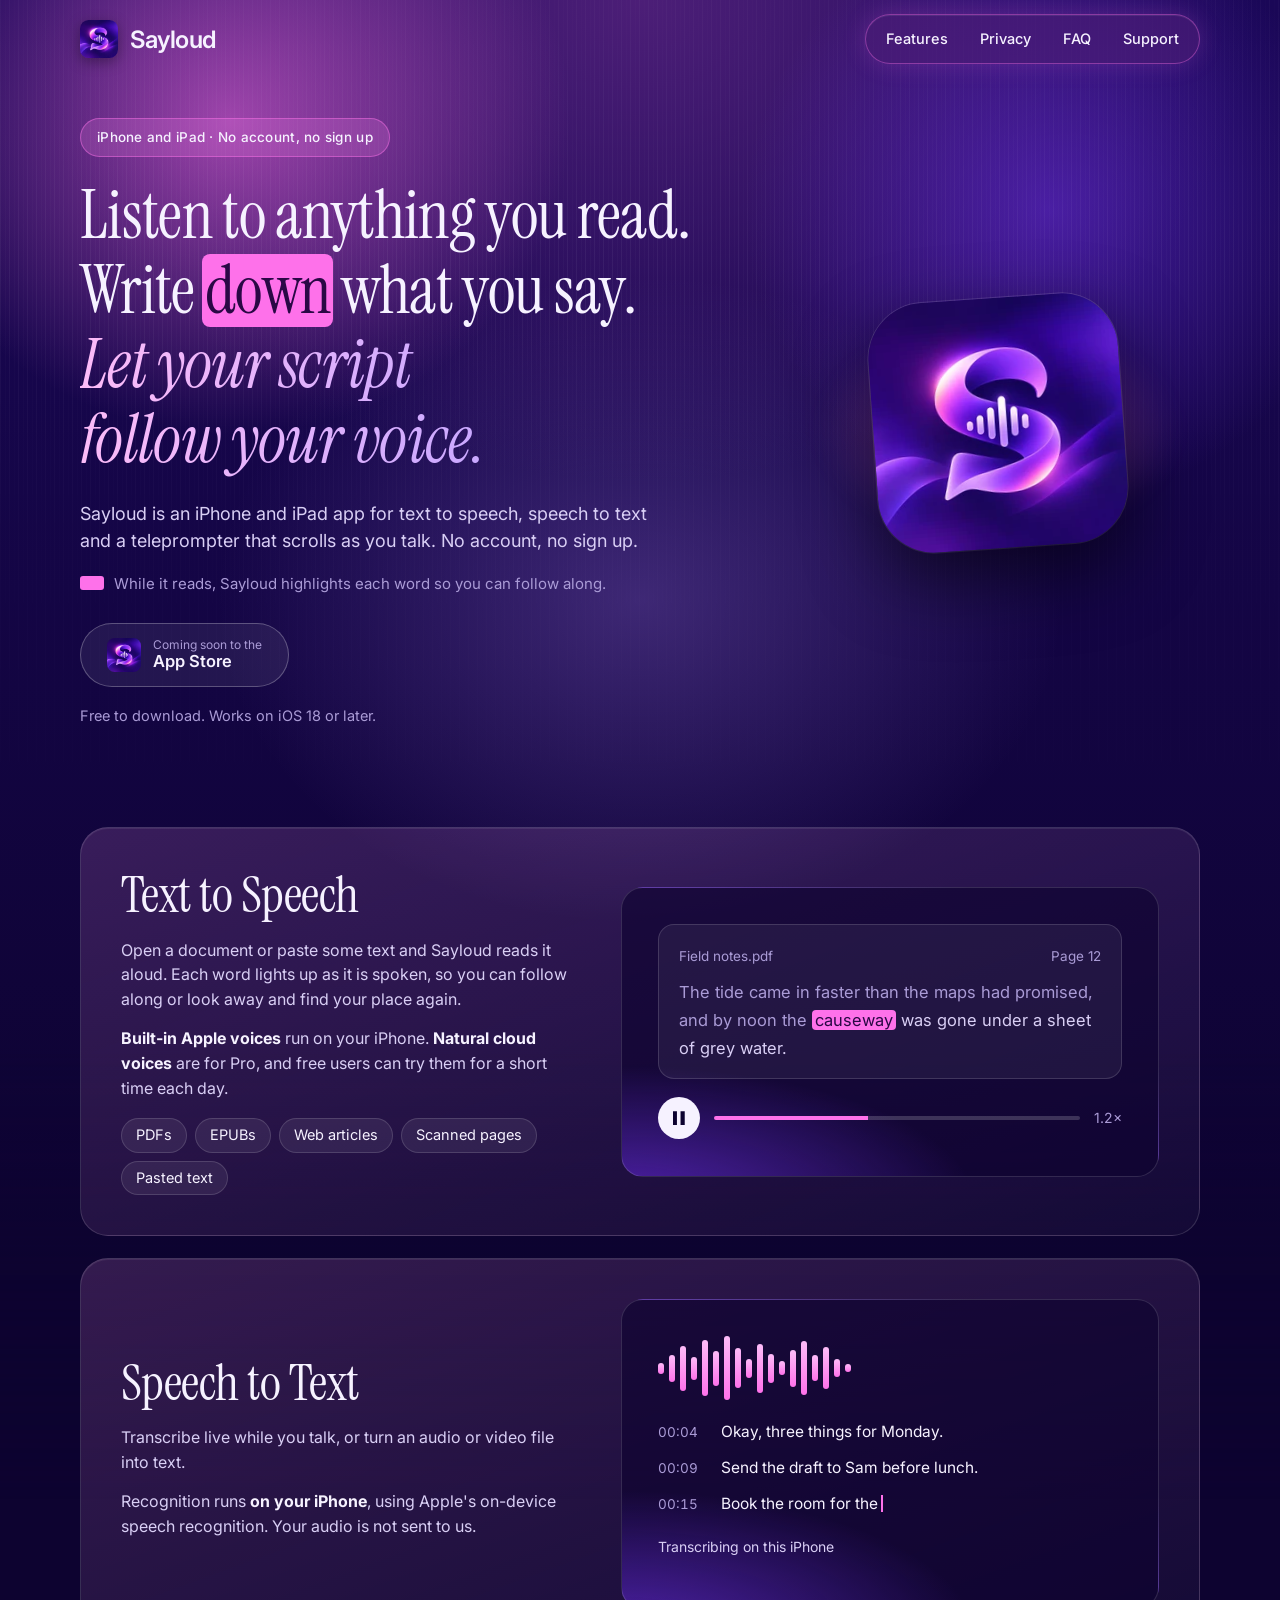
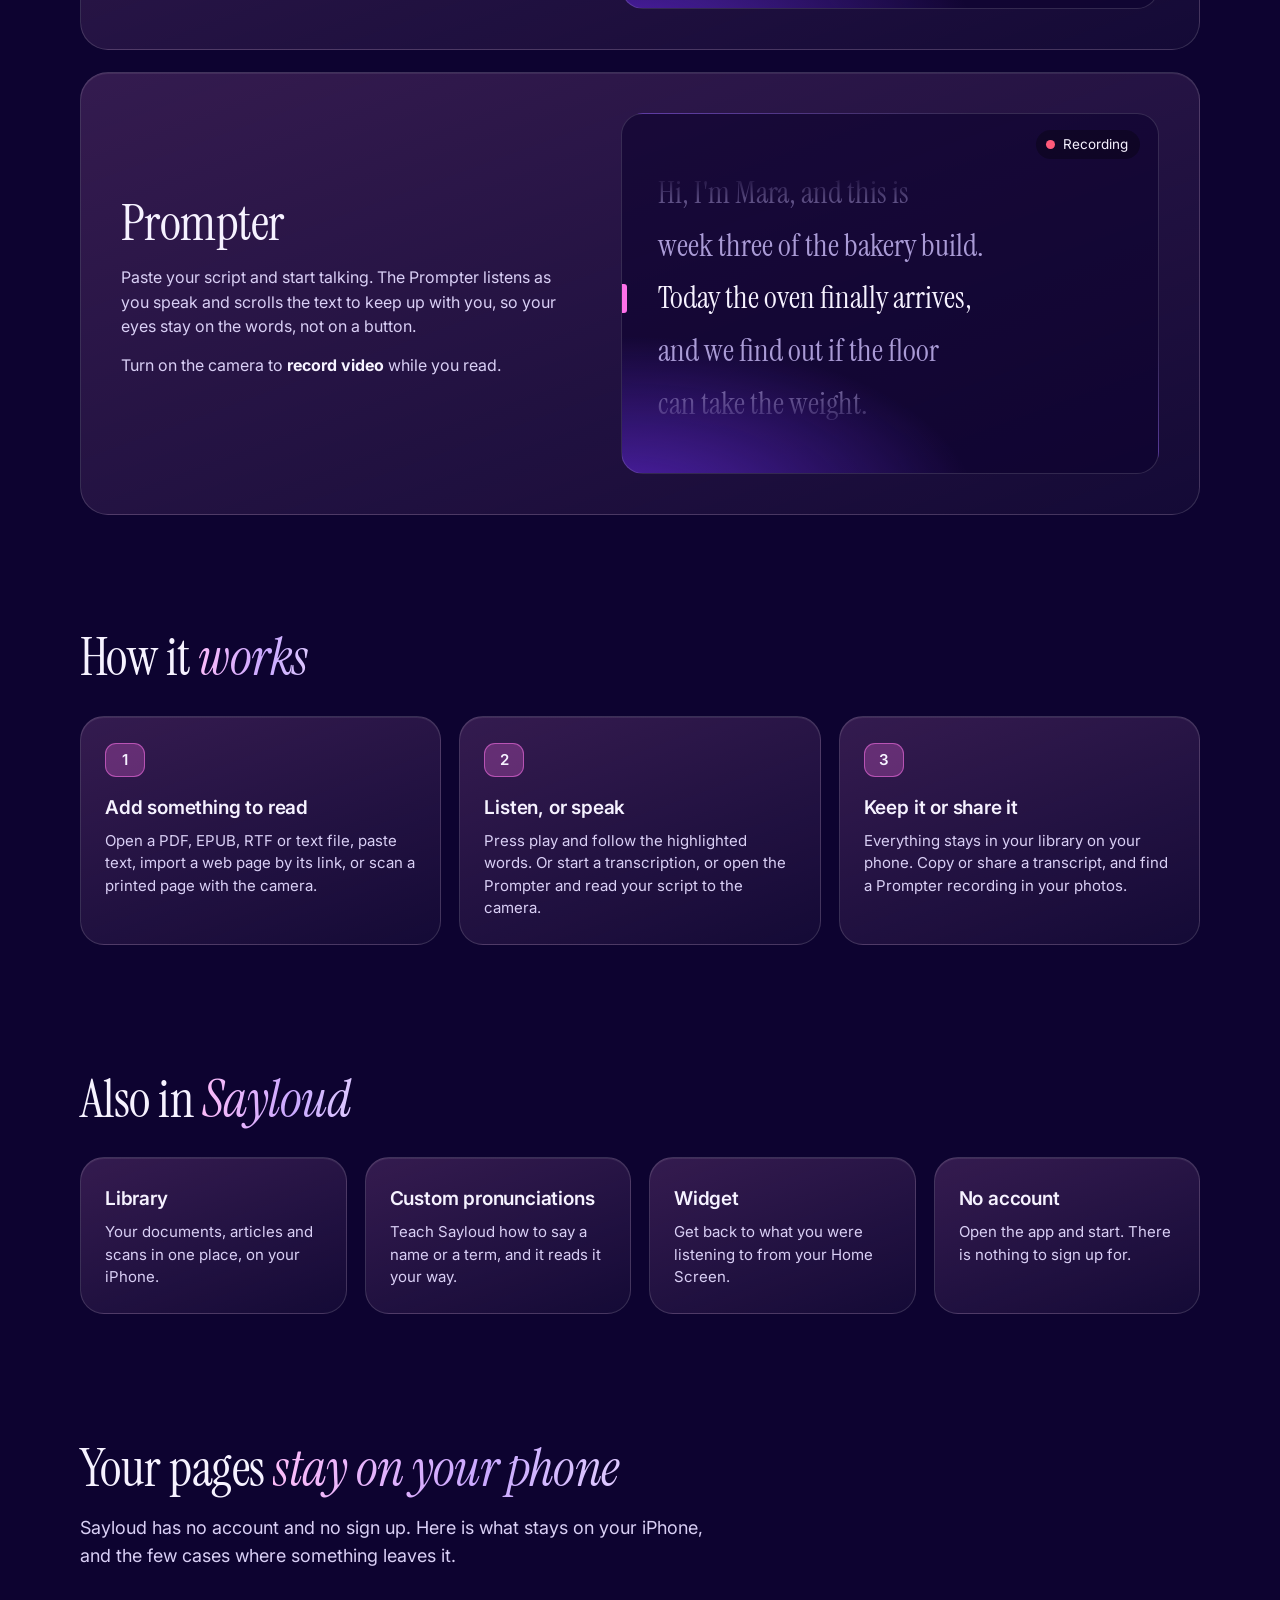
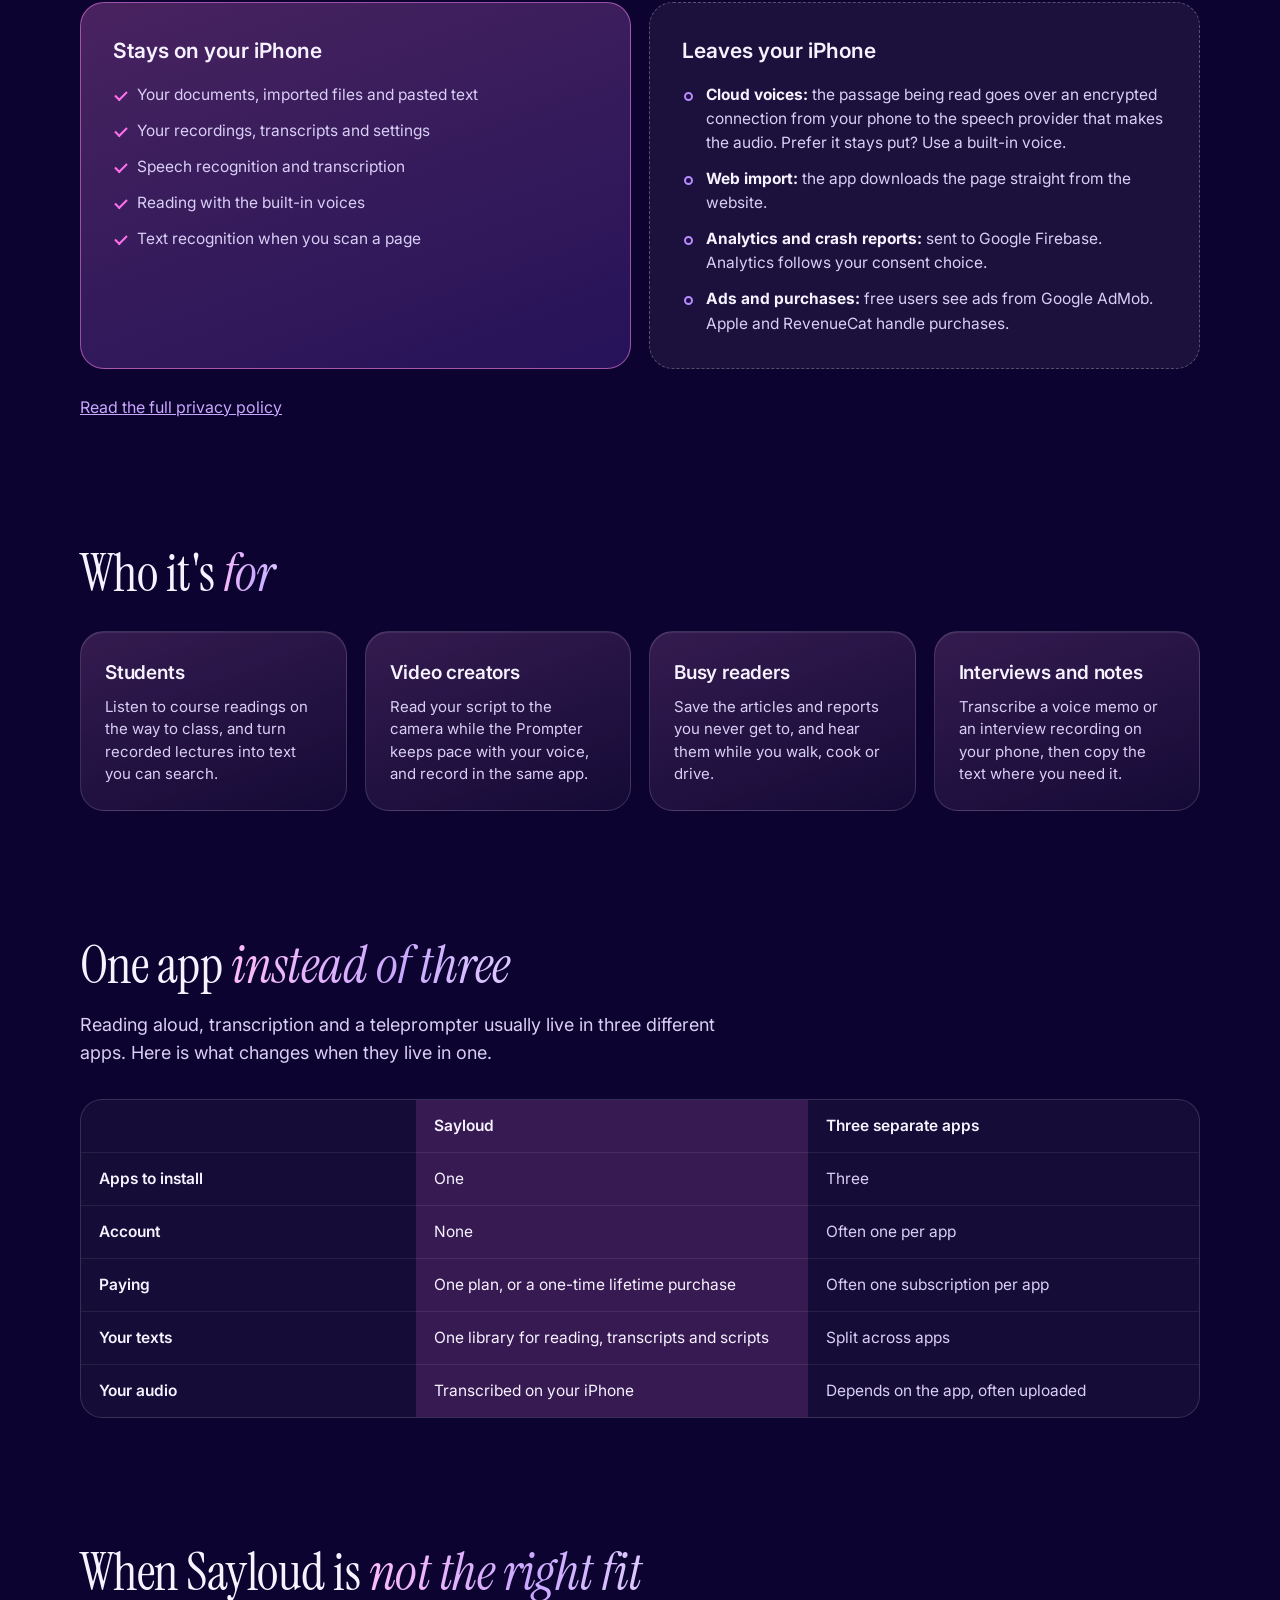
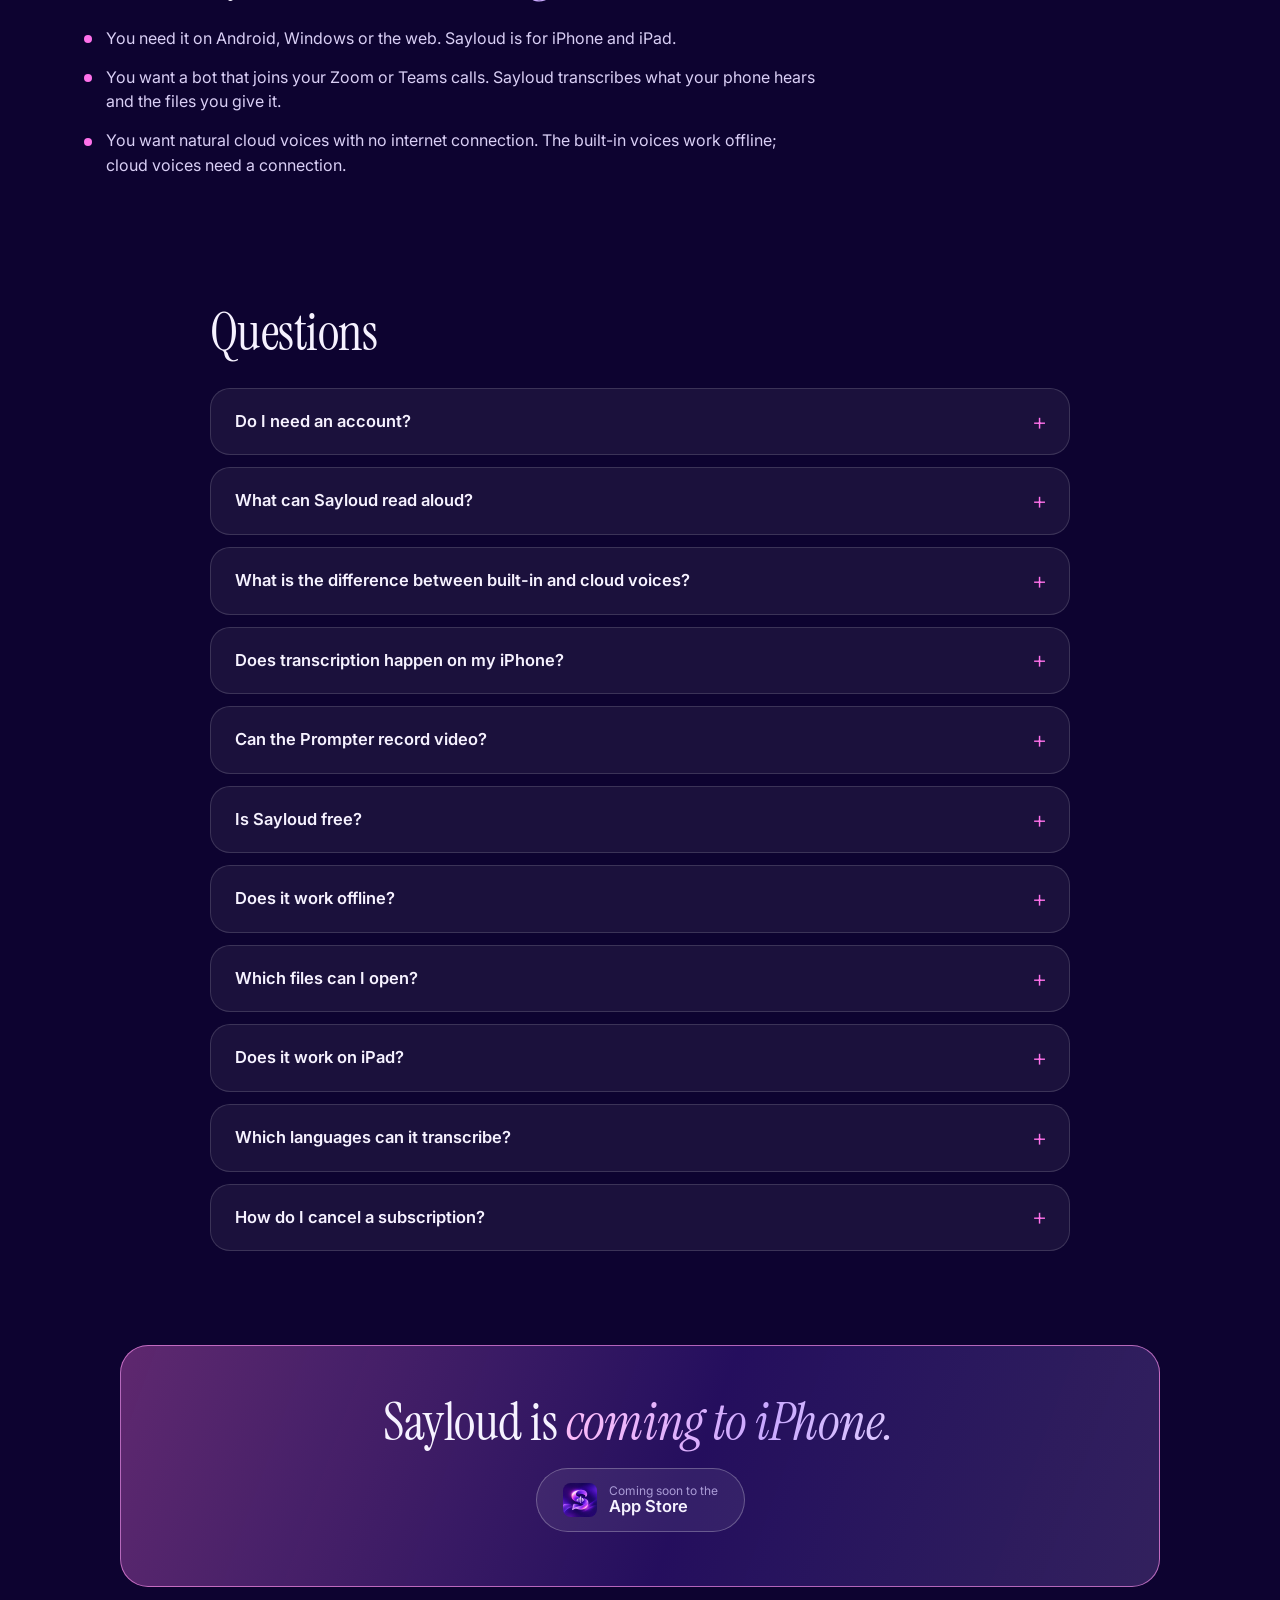
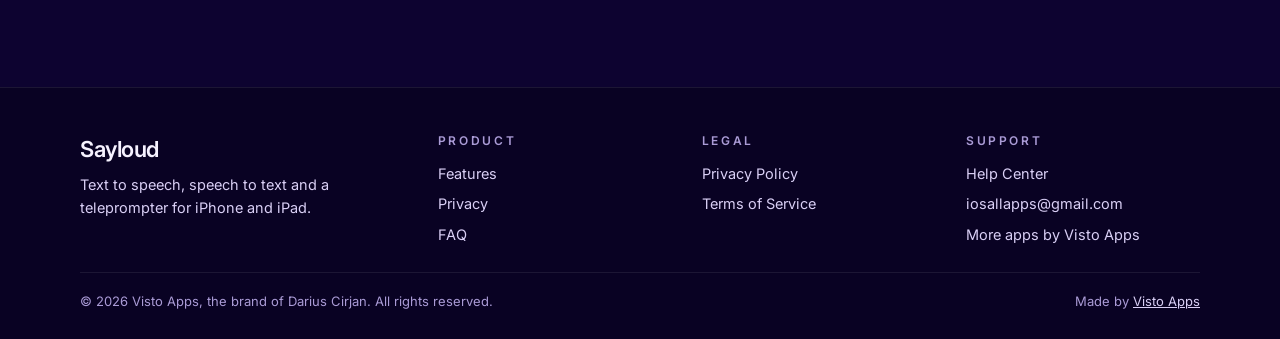
<file: index.html>
<!doctype html>
<html lang="en">
<head>
<meta charset="utf-8">
<meta name="viewport" content="width=device-width, initial-scale=1">
<title>Sayloud: Text to Speech, Speech to Text, Teleprompter</title>
<meta name="description" content="Sayloud reads PDFs, EPUBs and articles aloud, turns speech into text on your iPhone and runs a teleprompter that follows your voice. Free to download.">
<meta name="author" content="Visto Apps">
<meta name="robots" content="index, follow, max-image-preview:large">
<link rel="canonical" href="https://sayloudapp.com/">
<link rel="alternate" hreflang="en" href="https://sayloudapp.com/">
<link rel="alternate" hreflang="x-default" href="https://sayloudapp.com/">
<meta name="theme-color" content="#491e79" data-scrolled="#0d0330">
<meta name="color-scheme" content="dark">
<meta name="apple-mobile-web-app-title" content="Sayloud">
<link rel="icon" type="image/png" sizes="32x32" href="/favicon-32.png">
<link rel="icon" type="image/png" sizes="16x16" href="/favicon-16.png">
<link rel="apple-touch-icon" sizes="180x180" href="/apple-touch-icon.png">
<meta property="og:type" content="website">
<meta property="og:site_name" content="Sayloud">
<meta property="og:title" content="Sayloud: listen to anything, write down what you say, read to the camera">
<meta property="og:description" content="Sayloud reads PDFs, EPUBs and articles aloud, turns speech into text on your iPhone and runs a teleprompter that follows your voice. Free to download.">
<meta property="og:url" content="https://sayloudapp.com/">
<meta property="og:image" content="https://sayloudapp.com/og-image.png">
<meta property="og:image:width" content="1200">
<meta property="og:image:height" content="630">
<meta property="og:image:alt" content="The Sayloud app icon, a glowing S around a sound wave, next to the words Text to Speech, Speech to Text and Prompter.">
<meta property="og:locale" content="en_US">
<meta name="twitter:card" content="summary_large_image">
<meta name="twitter:title" content="Sayloud: listen to anything, write down what you say, read to the camera">
<meta name="twitter:description" content="Sayloud reads PDFs, EPUBs and articles aloud, turns speech into text on your iPhone and runs a teleprompter that follows your voice. Free to download.">
<meta name="twitter:image" content="https://sayloudapp.com/og-image.png">
<link rel="preload" href="/assets/fonts/instrument-serif.woff2" as="font" type="font/woff2" crossorigin>
<link rel="preload" href="/assets/fonts/inter.woff2" as="font" type="font/woff2" crossorigin>
<link rel="preload" href="/img/icon.webp" as="image" fetchpriority="high">
<link rel="stylesheet" href="/styles.css?v=20261116s">
<script type="application/ld+json">
{
 "@context": "https://schema.org",
 "@graph": [
  {
   "@type": "MobileApplication",
   "@id": "https://sayloudapp.com/#app",
   "name": "Sayloud",
   "alternateName": "Sayloud: Text to Speech, Speech to Text and Prompter",
   "description": "Sayloud reads PDFs, EPUBs, web articles and scanned pages aloud with word highlighting, turns speech into text on the device, and runs a teleprompter that follows your voice.",
   "operatingSystem": "iOS 18.0 or later",
   "applicationCategory": "UtilitiesApplication",
   "url": "https://sayloudapp.com/",
   "image": "https://sayloudapp.com/img/icon.webp",
   "inLanguage": "en",
   "author": {
    "@id": "https://vistoapps.com/#org"
   },
   "publisher": {
    "@id": "https://vistoapps.com/#org"
   }
  },
  {
   "@type": "Organization",
   "@id": "https://vistoapps.com/#org",
   "name": "Visto Apps",
   "url": "https://vistoapps.com",
   "email": "iosallapps@gmail.com",
   "founder": {
    "@type": "Person",
    "name": "Darius Cirjan"
   }
  },
  {
   "@type": "WebSite",
   "@id": "https://sayloudapp.com/#site",
   "url": "https://sayloudapp.com/",
   "name": "Sayloud",
   "inLanguage": "en",
   "publisher": {
    "@id": "https://vistoapps.com/#org"
   }
  }
 ]
}
</script>
<script type="application/ld+json">
{
 "@context": "https://schema.org",
 "@type": "FAQPage",
 "mainEntity": [
  {
   "@type": "Question",
   "name": "Do I need an account?",
   "acceptedAnswer": {
    "@type": "Answer",
    "text": "No. There is no account and no sign up. Your documents and settings live on your iPhone."
   }
  },
  {
   "@type": "Question",
   "name": "What can Sayloud read aloud?",
   "acceptedAnswer": {
    "@type": "Answer",
    "text": "PDFs, EPUBs, web articles, scanned pages and text you paste. Each word is highlighted while it is read."
   }
  },
  {
   "@type": "Question",
   "name": "What is the difference between built-in and cloud voices?",
   "acceptedAnswer": {
    "@type": "Answer",
    "text": "Built-in voices are Apple's voices and run on your iPhone. Cloud voices are natural voices for Pro, with a short free daily allowance: the text being read is sent from your phone to our speech provider to make the audio, so they need a connection."
   }
  },
  {
   "@type": "Question",
   "name": "Does transcription happen on my iPhone?",
   "acceptedAnswer": {
    "@type": "Answer",
    "text": "Yes. Live transcription and file transcription use Apple's on-device speech recognition. Your audio is not sent to us."
   }
  },
  {
   "@type": "Question",
   "name": "Can the Prompter record video?",
   "acceptedAnswer": {
    "@type": "Answer",
    "text": "Yes. It scrolls your script by following your voice and can record video at the same time. Recordings are saved to your photo library."
   }
  },
  {
   "@type": "Question",
   "name": "Is Sayloud free?",
   "acceptedAnswer": {
    "@type": "Answer",
    "text": "Yes, with ads. A weekly, monthly or yearly subscription, or a one-time lifetime purchase, removes ads and unlocks the cloud voices."
   }
  },
  {
   "@type": "Question",
   "name": "Does it work offline?",
   "acceptedAnswer": {
    "@type": "Answer",
    "text": "Yes, for reading with the built-in voices, transcription and the Prompter. Cloud voices and importing web pages need an internet connection."
   }
  },
  {
   "@type": "Question",
   "name": "Which files can I open?",
   "acceptedAnswer": {
    "@type": "Answer",
    "text": "PDF, EPUB, RTF and plain text files, web pages by link, scanned pages and pasted text. For transcription, audio recordings and videos."
   }
  },
  {
   "@type": "Question",
   "name": "Does it work on iPad?",
   "acceptedAnswer": {
    "@type": "Answer",
    "text": "Yes. Sayloud runs on iPhone and iPad with iOS 18 or later."
   }
  },
  {
   "@type": "Question",
   "name": "Which languages can it transcribe?",
   "acceptedAnswer": {
    "@type": "Answer",
    "text": "The languages your iPhone supports for on-device speech recognition. Sayloud uses them as they are, without sending audio anywhere."
   }
  },
  {
   "@type": "Question",
   "name": "How do I cancel a subscription?",
   "acceptedAnswer": {
    "@type": "Answer",
    "text": "In the Settings app on your iPhone: tap your name, then Subscriptions, then Sayloud. Cancel at least 24 hours before the renewal date."
   }
  }
 ]
}
</script>
</head>
<body>
<a href="#main" class="skip-link">Skip to main content</a>
<div class="animated-bg" aria-hidden="true"></div>
<header>
  <div class="container">
    <a href="/" class="logo" aria-label="Sayloud home"><img src="/img/icon.webp" alt="" width="38" height="38">Sayloud</a>
    <button class="mobile-menu-btn" type="button" aria-label="Toggle menu" aria-expanded="false" aria-controls="site-nav">
      <svg width="24" height="24" viewBox="0 0 24 24" fill="none" stroke="currentColor" stroke-width="2" stroke-linecap="round" stroke-linejoin="round" aria-hidden="true"><line x1="3" y1="6" x2="21" y2="6"></line><line x1="3" y1="12" x2="21" y2="12"></line><line x1="3" y1="18" x2="21" y2="18"></line></svg>
    </button>
    <nav aria-label="Main">
      <ul class="nav-links" id="site-nav">
        <li><a href="/#features">Features</a></li>
        <li><a href="/#privacy">Privacy</a></li>
        <li><a href="/#faq">FAQ</a></li>
        <li><a href="/support.html">Support</a></li>
      </ul>
    </nav>
  </div>
</header>

<main id="main">

  <section class="hero" aria-labelledby="hero-title">
    <div class="container">
      <div class="hero-content">
        <p class="hero-pill">iPhone and iPad &middot; No account, no sign up</p>
        <h1 id="hero-title" data-reading>
          <span class="line">Listen to anything you read.</span>
          <span class="line">Write down what you say.</span>
          <span class="line accent">Let your script follow your voice.</span>
        </h1>
        <p class="tagline">Sayloud is an iPhone and iPad app for text to speech, speech to text and a teleprompter that scrolls as you talk. No account, no sign up.</p>
        <p class="hero-note">While it reads, Sayloud highlights each word so you can follow along.</p>
        <div class="cta-buttons">
            <!-- APP STORE LINK: when Sayloud is live, replace this <span> with
            <a class="btn-store" href="https://apps.apple.com/app/idXXXXXXXXXX" rel="noopener">
              <img src="/img/icon.webp" alt="" width="34" height="34">
              <span class="btn-text"><small>Download on the</small>App Store</span>
            </a>
            and add offers, downloadUrl and the apple-itunes-app meta (app-id) to the head. -->
            <span class="btn-store is-soon">
              <img src="/img/icon.webp" alt="" width="34" height="34">
              <span class="btn-text"><small>Coming soon to the</small>App Store</span>
            </span>
        </div>
        <p class="trust-line">Free to download. Works on iOS 18 or later.</p>
      </div>
      <div class="hero-art">
        <img src="/img/icon.webp" alt="The Sayloud app icon: a glowing S wrapped around a sound wave" width="256" height="256" fetchpriority="high">
      </div>
    </div>
  </section>

  <div class="features" id="features">
    <div class="container">

      <section class="feature-block" aria-labelledby="tts-title">
        <div>
          <h2 id="tts-title">Text to Speech</h2>
          <p>Open a document or paste some text and Sayloud reads it aloud. Each word lights up as it is spoken, so you can follow along or look away and find your place again.</p>
          <p><strong>Built-in Apple voices</strong> run on your iPhone. <strong>Natural cloud voices</strong> are for Pro, and free users can try them for a short time each day.</p>
          <ul class="sources" aria-label="What Sayloud can read">
            <li>PDFs</li>
            <li>EPUBs</li>
            <li>Web articles</li>
            <li>Scanned pages</li>
            <li>Pasted text</li>
          </ul>
        </div>
        <div class="stage" role="img" aria-label="Illustration: a PDF page being read aloud, with the current word highlighted and a playback bar below.">
          <div class="page-card">
            <div class="page-meta"><span>Field notes.pdf</span><span>Page 12</span></div>
            <p><span class="said">The tide came in faster than the maps had promised, and by noon the</span> <mark>causeway</mark> was gone under a sheet of grey water.</p>
          </div>
          <div class="player">
            <span class="play"></span>
            <span class="track"></span>
            <span>1.2&times;</span>
          </div>
        </div>
      </section>

      <section class="feature-block" aria-labelledby="stt-title">
        <div>
          <h2 id="stt-title">Speech to Text</h2>
          <p>Transcribe live while you talk, or turn an audio or video file into text.</p>
          <p>Recognition runs <strong>on your iPhone</strong>, using Apple's on-device speech recognition. Your audio is not sent to us.</p>
        </div>
        <div class="stage" role="img" aria-label="Illustration: a sound wave above a transcript that is being written line by line.">
          <div class="wave" aria-hidden="true">
            <span style="--h:18%"></span><span style="--h:42%"></span><span style="--h:70%"></span><span style="--h:36%"></span><span style="--h:88%"></span><span style="--h:54%"></span><span style="--h:100%"></span><span style="--h:62%"></span><span style="--h:30%"></span><span style="--h:76%"></span><span style="--h:46%"></span><span style="--h:22%"></span><span style="--h:58%"></span><span style="--h:84%"></span><span style="--h:40%"></span><span style="--h:66%"></span><span style="--h:28%"></span><span style="--h:12%"></span>
          </div>
          <ol class="transcript">
            <li><time>00:04</time><span>Okay, three things for Monday.</span></li>
            <li><time>00:09</time><span>Send the draft to Sam before lunch.</span></li>
            <li><time>00:15</time><span class="live">Book the room for the</span></li>
          </ol>
          <p class="on-device">Transcribing on this iPhone</p>
        </div>
      </section>

      <section class="feature-block" aria-labelledby="prompter-title">
        <div>
          <h2 id="prompter-title">Prompter</h2>
          <p>Paste your script and start talking. The Prompter listens as you speak and scrolls the text to keep up with you, so your eyes stay on the words, not on a button.</p>
          <p>Turn on the camera to <strong>record video</strong> while you read.</p>
        </div>
        <div class="stage stage-prompter" role="img" aria-label="Illustration: a teleprompter script with the current line marked and a recording indicator.">
          <span class="rec">Recording</span>
          <div class="script">
            <p>Hi, I'm Mara, and this is</p>
            <p>week three of the bakery build.</p>
            <p class="now">Today the oven finally arrives,</p>
            <p>and we find out if the floor</p>
            <p>can take the weight.</p>
          </div>
        </div>
      </section>

    </div>
  </div>

  <section class="block" aria-labelledby="steps-title">
    <div class="container">
      <h2 id="steps-title">How it <em>works</em></h2>
      <ol class="cards cards-3">
        <li class="card">
          <span class="card-num" aria-hidden="true">1</span>
          <h3>Add something to read</h3>
          <p>Open a PDF, EPUB, RTF or text file, paste text, import a web page by its link, or scan a printed page with the camera.</p>
        </li>
        <li class="card">
          <span class="card-num" aria-hidden="true">2</span>
          <h3>Listen, or speak</h3>
          <p>Press play and follow the highlighted words. Or start a transcription, or open the Prompter and read your script to the camera.</p>
        </li>
        <li class="card">
          <span class="card-num" aria-hidden="true">3</span>
          <h3>Keep it or share it</h3>
          <p>Everything stays in your library on your phone. Copy or share a transcript, and find a Prompter recording in your photos.</p>
        </li>
      </ol>
    </div>
  </section>

  <section class="block" aria-labelledby="extras-title">
    <div class="container">
      <h2 id="extras-title">Also in <em>Sayloud</em></h2>
      <ul class="cards cards-4">
        <li class="card"><h3>Library</h3><p>Your documents, articles and scans in one place, on your iPhone.</p></li>
        <li class="card"><h3>Custom pronunciations</h3><p>Teach Sayloud how to say a name or a term, and it reads it your way.</p></li>
        <li class="card"><h3>Widget</h3><p>Get back to what you were listening to from your Home Screen.</p></li>
        <li class="card"><h3>No account</h3><p>Open the app and start. There is nothing to sign up for.</p></li>
      </ul>
    </div>
  </section>

  <section class="block" id="privacy" aria-labelledby="privacy-title">
    <div class="container">
      <h2 id="privacy-title">Your pages <em>stay on your phone</em></h2>
      <p class="intro">Sayloud has no account and no sign up. Here is what stays on your iPhone, and the few cases where something leaves it.</p>
      <div class="ledger">
        <section class="stays" aria-labelledby="stays-title">
          <h3 id="stays-title">Stays on your iPhone</h3>
          <ul>
            <li>Your documents, imported files and pasted text</li>
            <li>Your recordings, transcripts and settings</li>
            <li>Speech recognition and transcription</li>
            <li>Reading with the built-in voices</li>
            <li>Text recognition when you scan a page</li>
          </ul>
        </section>
        <section class="leaves" aria-labelledby="leaves-title">
          <h3 id="leaves-title">Leaves your iPhone</h3>
          <ul>
            <li><strong>Cloud voices:</strong> the passage being read goes over an encrypted connection from your phone to the speech provider that makes the audio. Prefer it stays put? Use a built-in voice.</li>
            <li><strong>Web import:</strong> the app downloads the page straight from the website.</li>
            <li><strong>Analytics and crash reports:</strong> sent to Google Firebase. Analytics follows your consent choice.</li>
            <li><strong>Ads and purchases:</strong> free users see ads from Google AdMob. Apple and RevenueCat handle purchases.</li>
          </ul>
        </section>
      </div>
      <p class="more"><a href="/privacy.html">Read the full privacy policy</a></p>
    </div>
  </section>

  <section class="block" aria-labelledby="who-title">
    <div class="container">
      <h2 id="who-title">Who it's <em>for</em></h2>
      <ul class="cards cards-4">
        <li class="card"><h3>Students</h3><p>Listen to course readings on the way to class, and turn recorded lectures into text you can search.</p></li>
        <li class="card"><h3>Video creators</h3><p>Read your script to the camera while the Prompter keeps pace with your voice, and record in the same app.</p></li>
        <li class="card"><h3>Busy readers</h3><p>Save the articles and reports you never get to, and hear them while you walk, cook or drive.</p></li>
        <li class="card"><h3>Interviews and notes</h3><p>Transcribe a voice memo or an interview recording on your phone, then copy the text where you need it.</p></li>
      </ul>
    </div>
  </section>

  <section class="block" aria-labelledby="compare-title">
    <div class="container">
      <h2 id="compare-title">One app <em>instead of three</em></h2>
      <p class="intro">Reading aloud, transcription and a teleprompter usually live in three different apps. Here is what changes when they live in one.</p>
      <div class="table-scroll" role="region" aria-labelledby="compare-title" tabindex="0">
        <table class="compare-table">
          <thead>
            <tr><th scope="col"><span class="visually-hidden">Topic</span></th><th scope="col">Sayloud</th><th scope="col">Three separate apps</th></tr>
          </thead>
          <tbody>
            <tr><th scope="row">Apps to install</th><td>One</td><td>Three</td></tr>
            <tr><th scope="row">Account</th><td>None</td><td>Often one per app</td></tr>
            <tr><th scope="row">Paying</th><td>One plan, or a one-time lifetime purchase</td><td>Often one subscription per app</td></tr>
            <tr><th scope="row">Your texts</th><td>One library for reading, transcripts and scripts</td><td>Split across apps</td></tr>
            <tr><th scope="row">Your audio</th><td>Transcribed on your iPhone</td><td>Depends on the app, often uploaded</td></tr>
          </tbody>
        </table>
      </div>
    </div>
  </section>

  <section class="block" aria-labelledby="fit-title">
    <div class="container">
      <h2 id="fit-title">When Sayloud is <em>not the right fit</em></h2>
      <ul class="fit-list">
        <li>You need it on Android, Windows or the web. Sayloud is for iPhone and iPad.</li>
        <li>You want a bot that joins your Zoom or Teams calls. Sayloud transcribes what your phone hears and the files you give it.</li>
        <li>You want natural cloud voices with no internet connection. The built-in voices work offline; cloud voices need a connection.</li>
      </ul>
    </div>
  </section>

  <section class="block faq" id="faq" aria-labelledby="faq-title">
    <div class="container">
      <h2 id="faq-title">Questions</h2>
      <div class="faq-list">
        <details class="faq-item">
          <summary>Do I need an account?</summary>
          <p>No. There is no account and no sign up. Your documents and settings live on your iPhone.</p>
        </details>
        <details class="faq-item">
          <summary>What can Sayloud read aloud?</summary>
          <p>PDFs, EPUBs, web articles, scanned pages and text you paste. Each word is highlighted while it is read.</p>
        </details>
        <details class="faq-item">
          <summary>What is the difference between built-in and cloud voices?</summary>
          <p>Built-in voices are Apple's voices and run on your iPhone. Cloud voices are natural voices for Pro, with a short free daily allowance: the text being read is sent from your phone to our speech provider to make the audio, so they need a connection.</p>
        </details>
        <details class="faq-item">
          <summary>Does transcription happen on my iPhone?</summary>
          <p>Yes. Live transcription and file transcription use Apple's on-device speech recognition. Your audio is not sent to us.</p>
        </details>
        <details class="faq-item">
          <summary>Can the Prompter record video?</summary>
          <p>Yes. It scrolls your script by following your voice and can record video at the same time. Recordings are saved to your photo library.</p>
        </details>
        <details class="faq-item">
          <summary>Is Sayloud free?</summary>
          <p>Yes, with ads. A weekly, monthly or yearly subscription, or a one-time lifetime purchase, removes ads and unlocks the cloud voices.</p>
        </details>
        <details class="faq-item">
          <summary>Does it work offline?</summary>
          <p>Yes, for reading with the built-in voices, transcription and the Prompter. Cloud voices and importing web pages need an internet connection.</p>
        </details>
        <details class="faq-item">
          <summary>Which files can I open?</summary>
          <p>PDF, EPUB, RTF and plain text files, web pages by link, scanned pages and pasted text. For transcription, audio recordings and videos.</p>
        </details>
        <details class="faq-item">
          <summary>Does it work on iPad?</summary>
          <p>Yes. Sayloud runs on iPhone and iPad with iOS 18 or later.</p>
        </details>
        <details class="faq-item">
          <summary>Which languages can it transcribe?</summary>
          <p>The languages your iPhone supports for on-device speech recognition. Sayloud uses them as they are, without sending audio anywhere.</p>
        </details>
        <details class="faq-item">
          <summary>How do I cancel a subscription?</summary>
          <p>In the Settings app on your iPhone: tap your name, then Subscriptions, then Sayloud. Cancel at least 24 hours before the renewal date.</p>
        </details>
      </div>
    </div>
  </section>

  <section class="cta-section" aria-labelledby="closing-title">
    <div class="container">
      <h2 id="closing-title">Sayloud is <em>coming to iPhone.</em></h2>
      <div class="cta-buttons">
            <!-- APP STORE LINK: when Sayloud is live, replace this <span> with
            <a class="btn-store" href="https://apps.apple.com/app/idXXXXXXXXXX" rel="noopener">
              <img src="/img/icon.webp" alt="" width="34" height="34">
              <span class="btn-text"><small>Download on the</small>App Store</span>
            </a>
            and add offers, downloadUrl and the apple-itunes-app meta (app-id) to the head. -->
            <span class="btn-store is-soon">
              <img src="/img/icon.webp" alt="" width="34" height="34">
              <span class="btn-text"><small>Coming soon to the</small>App Store</span>
            </span>
      </div>
    </div>
  </section>

</main>

<footer>
  <div class="container">
    <div class="footer-content">
      <div class="footer-section">
        <h3>Sayloud</h3>
        <p>Text to speech, speech to text and a teleprompter for iPhone and iPad.</p>
      </div>
      <div class="footer-section">
        <h4>Product</h4>
        <ul>
          <li><a href="/#features">Features</a></li>
          <li><a href="/#privacy">Privacy</a></li>
          <li><a href="/#faq">FAQ</a></li>
        </ul>
      </div>
      <div class="footer-section">
        <h4>Legal</h4>
        <ul>
          <li><a href="/privacy.html">Privacy Policy</a></li>
          <li><a href="/terms.html">Terms of Service</a></li>
        </ul>
      </div>
      <div class="footer-section">
        <h4>Support</h4>
        <ul>
          <li><a href="/support.html">Help Center</a></li>
          <li><a href="mailto:iosallapps@gmail.com">iosallapps@gmail.com</a></li>
          <li><a href="https://vistoapps.com/apps.html" rel="noopener">More apps by Visto Apps</a></li>
        </ul>
      </div>
    </div>
    <div class="footer-bottom">
      <p>© 2026 Visto Apps, the brand of Darius Cirjan. All rights reserved.</p>
      <p>Made by <a href="https://vistoapps.com" rel="noopener">Visto Apps</a></p>
    </div>
  </div>
</footer>
<script src="/script.js?v=20261116s" defer></script>
</body>
</html>
</file>
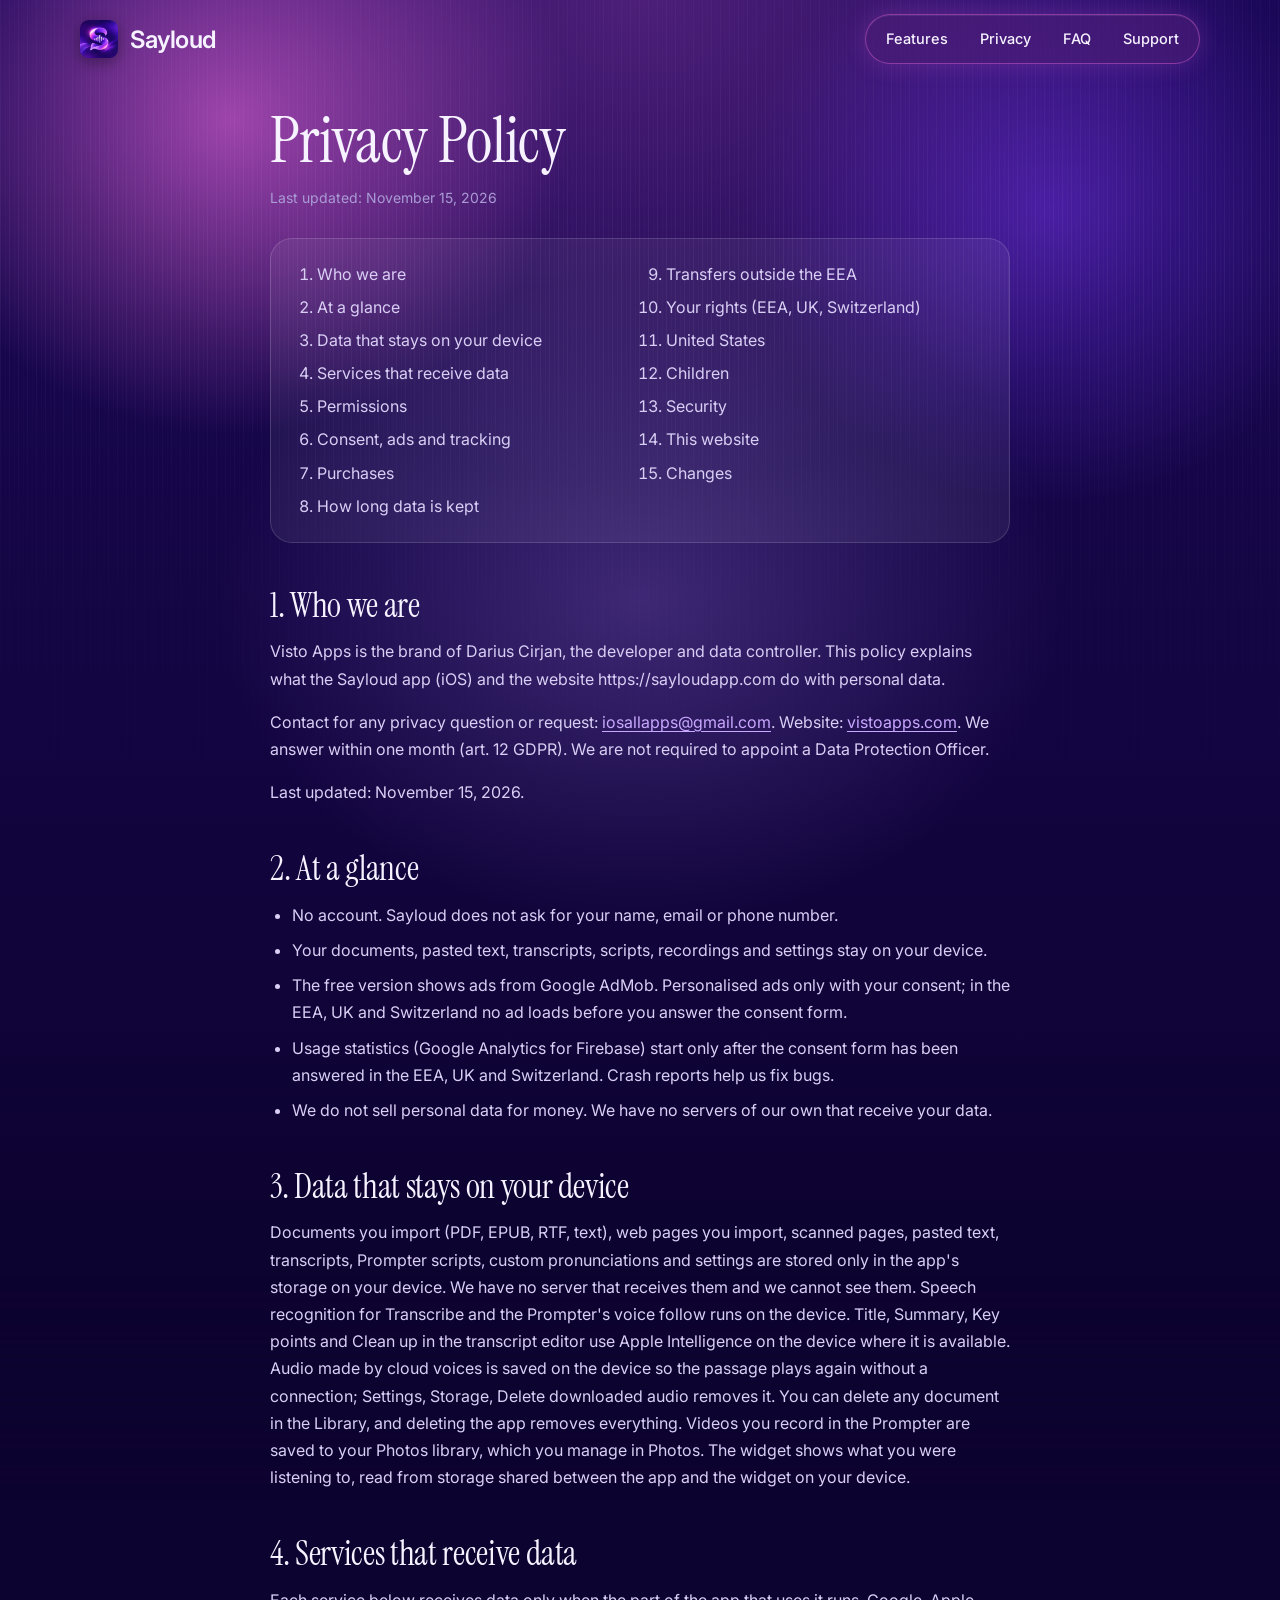
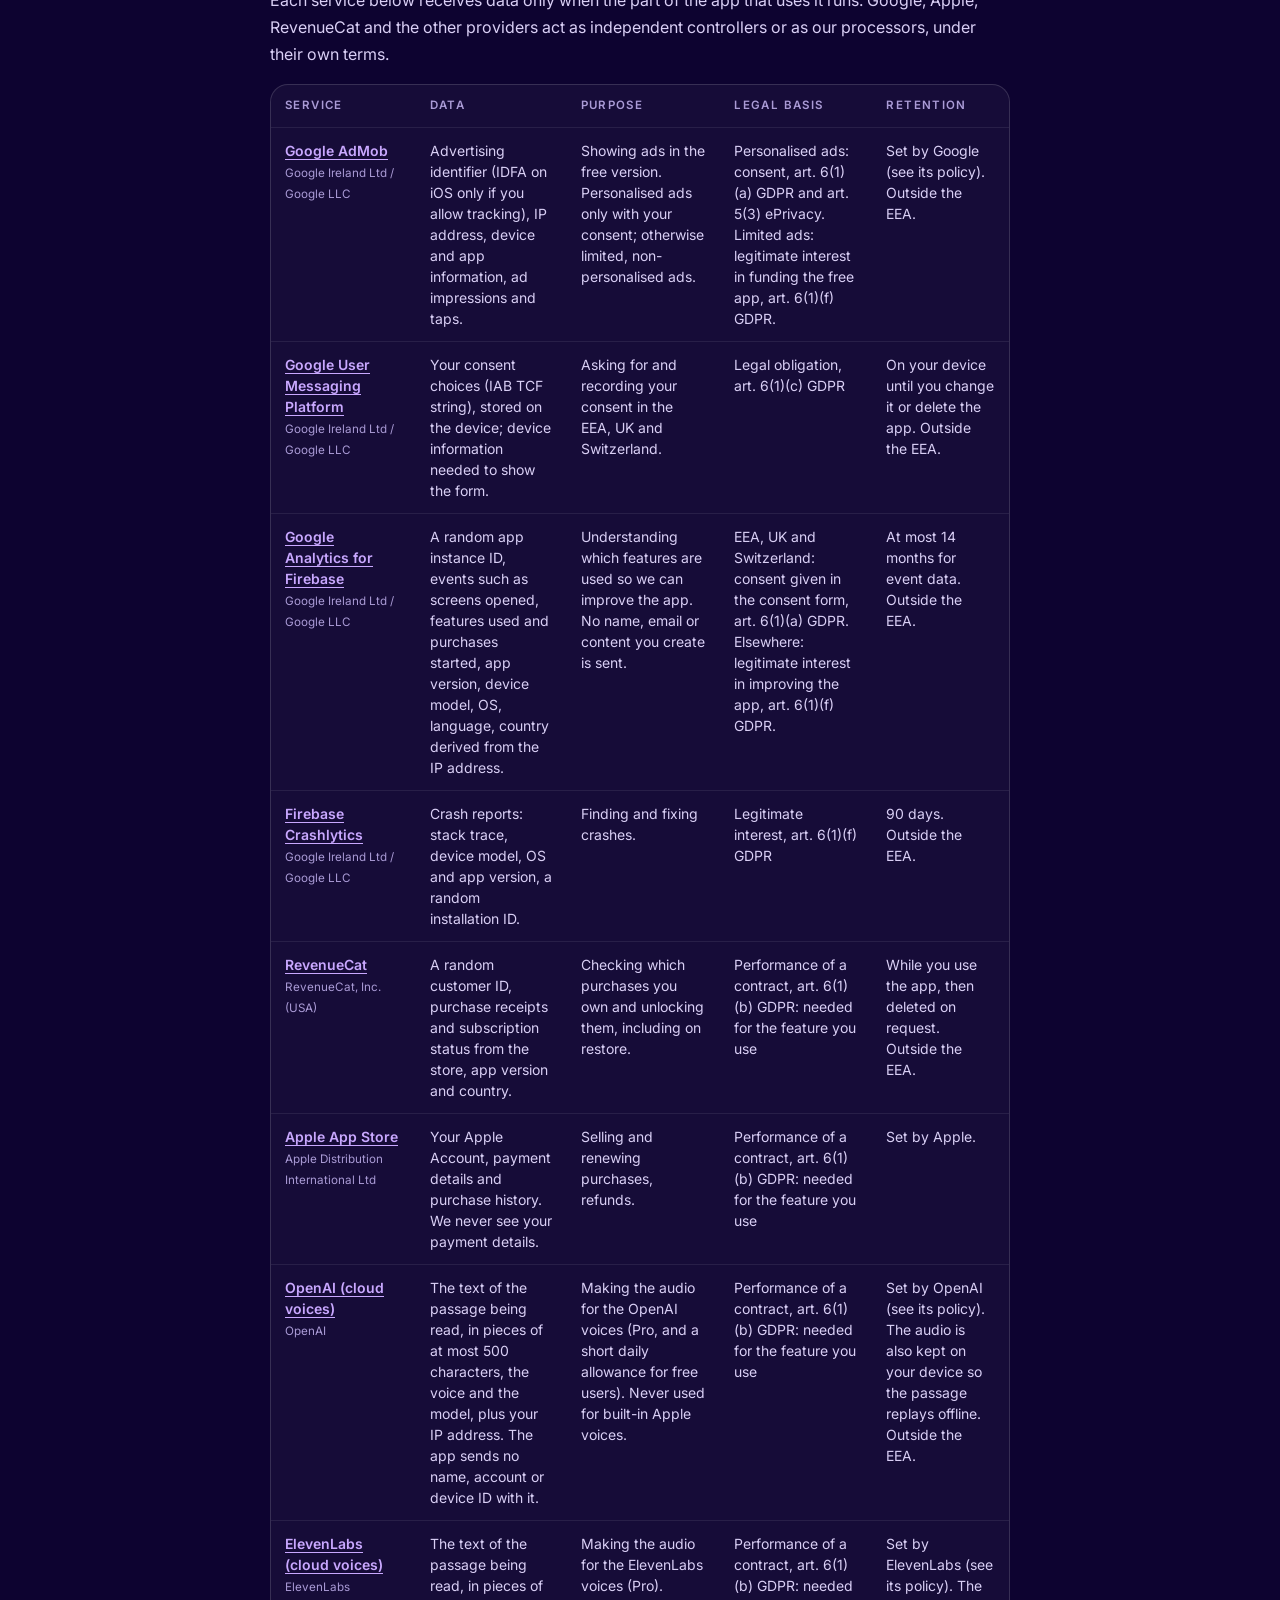
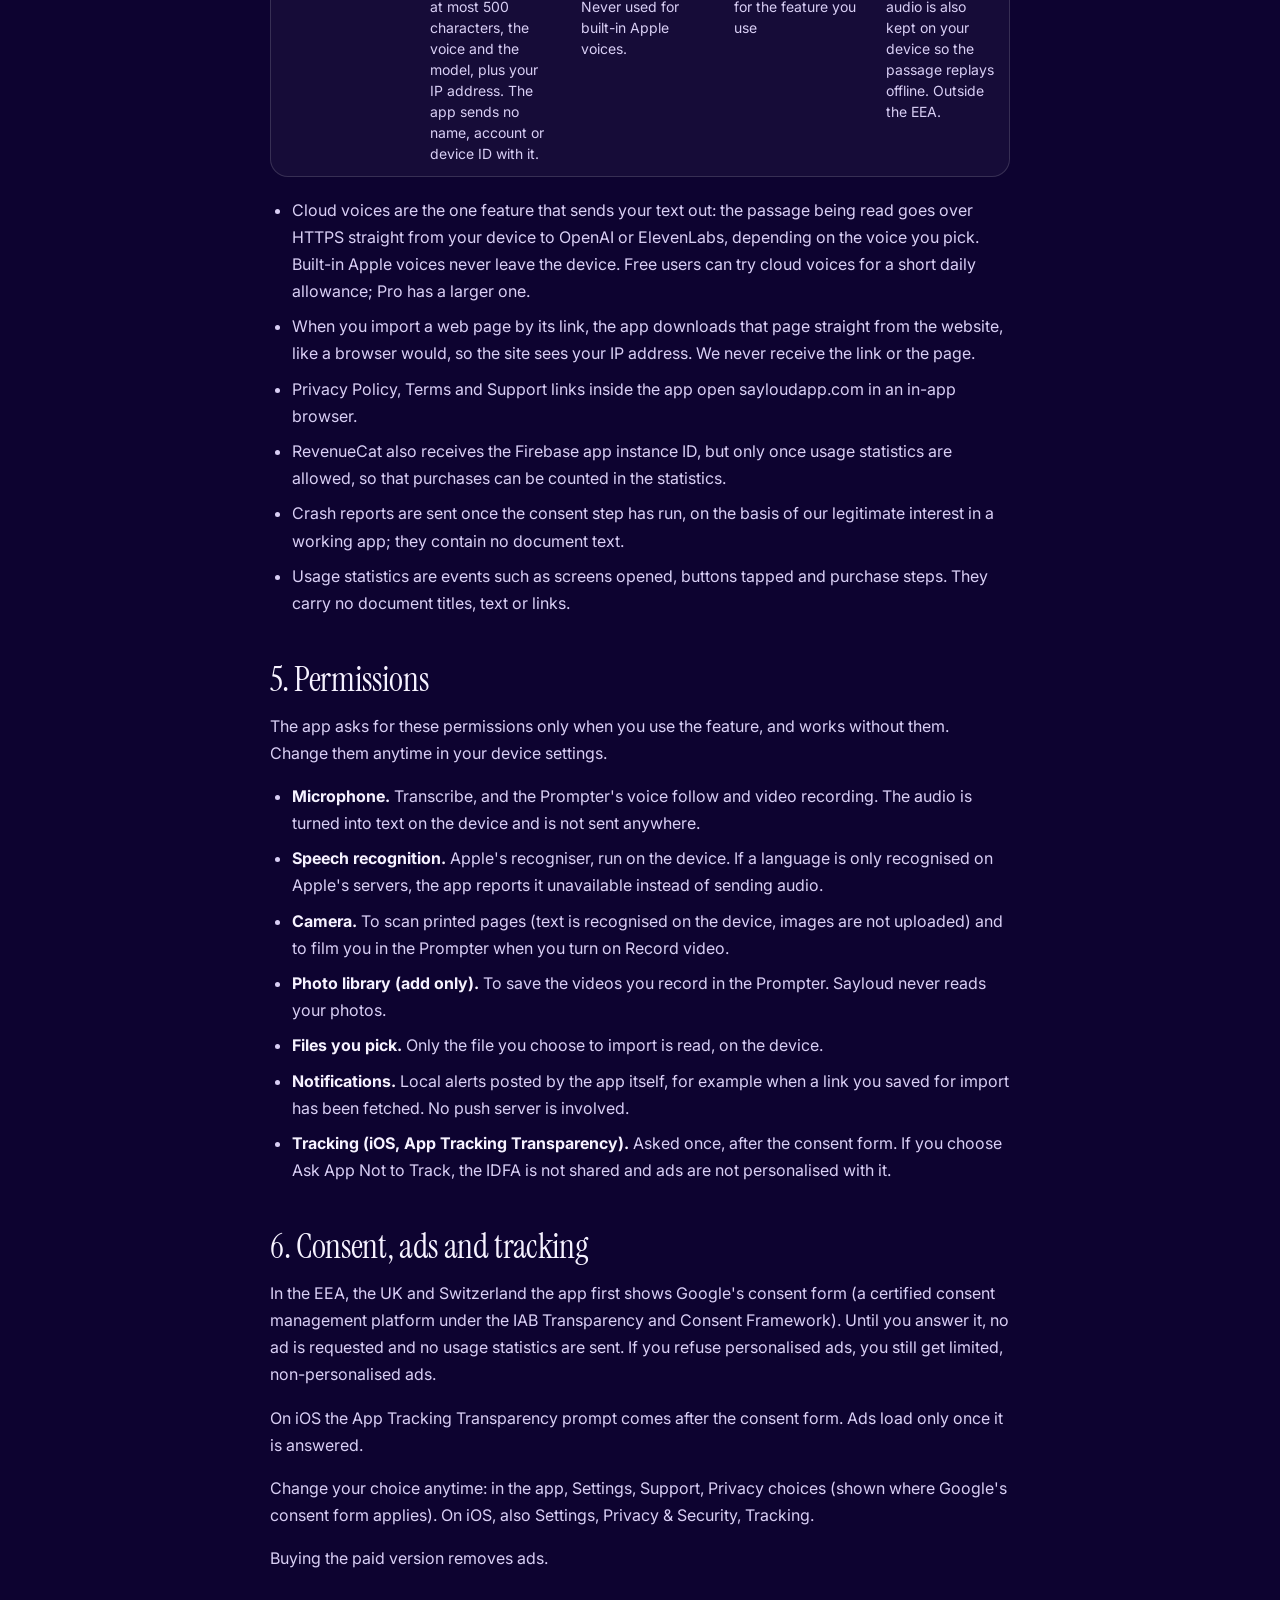
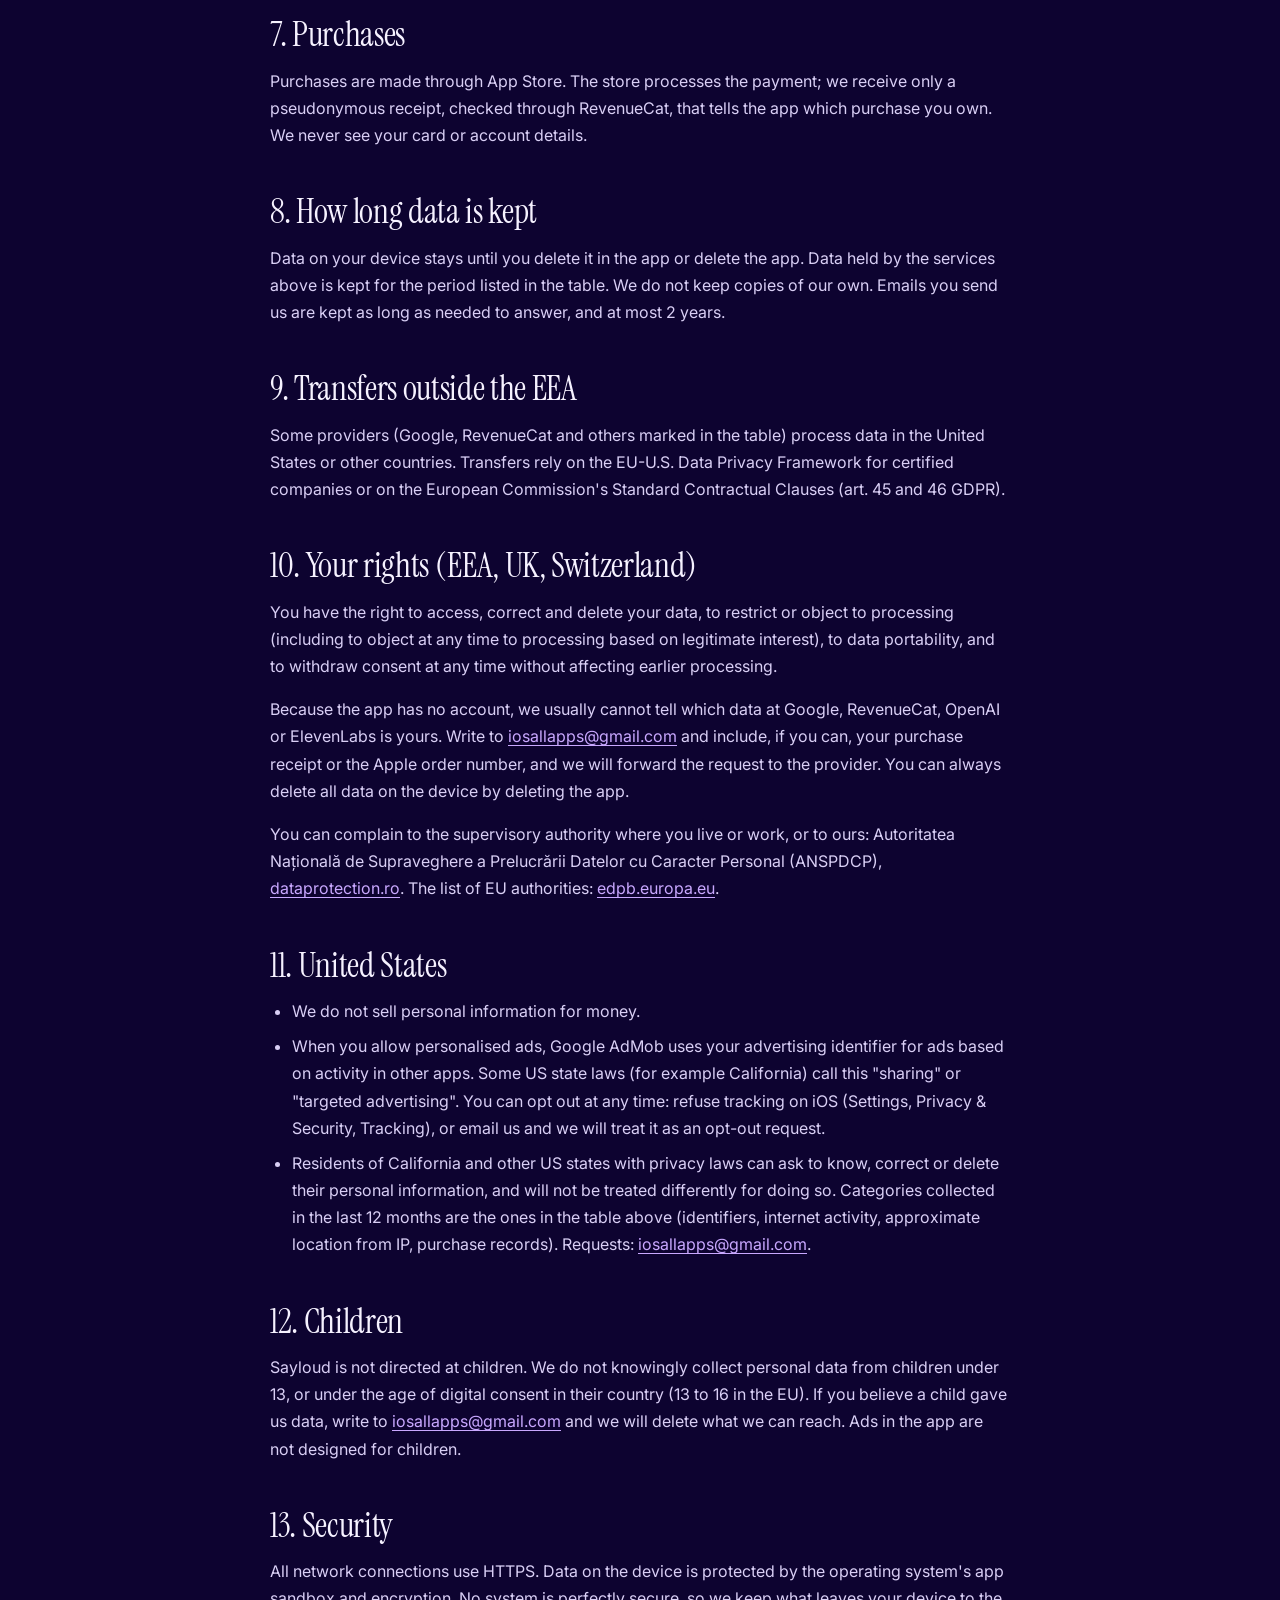
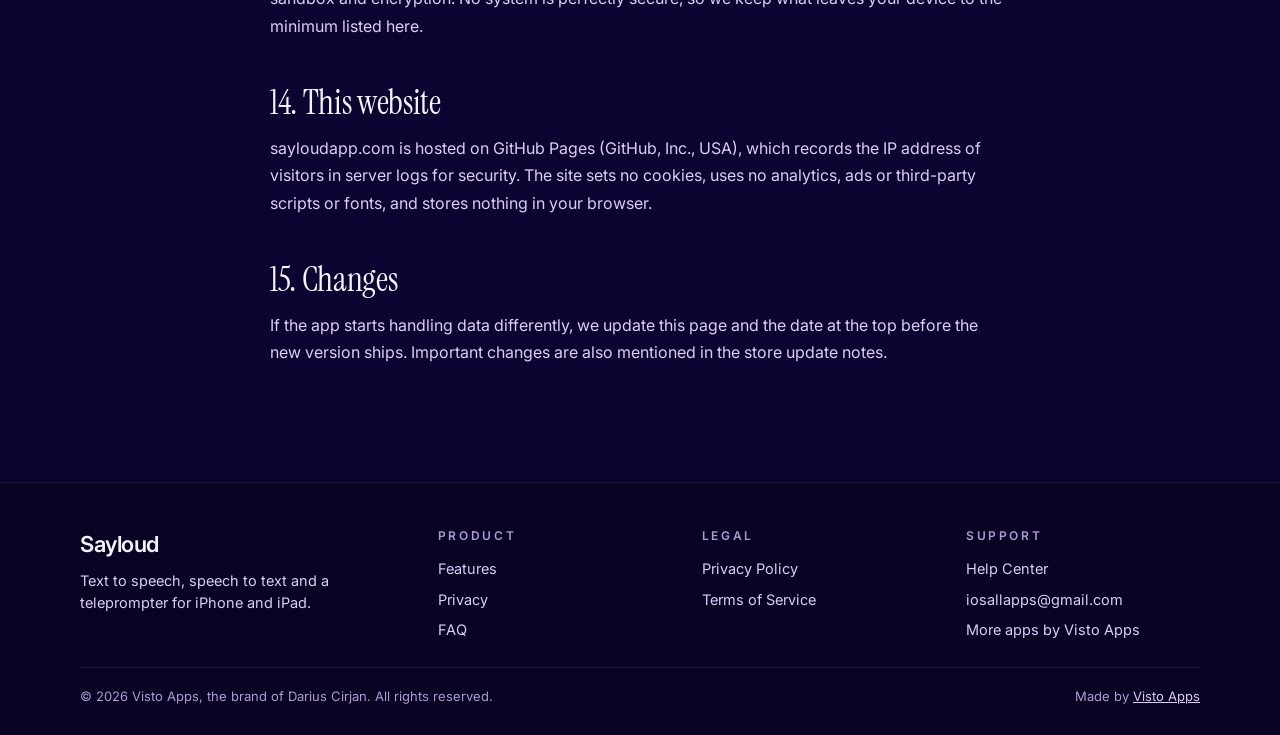
<file: privacy.html>
<!doctype html>
<html lang="en">
<head>
<meta charset="utf-8">
<meta name="viewport" content="width=device-width, initial-scale=1">
<title>Privacy Policy | Sayloud</title>
<meta name="description" content="How Sayloud handles your data: what stays on your iPhone, what cloud voices, ads, analytics and purchases receive, and your choices.">
<meta name="author" content="Visto Apps">
<meta name="robots" content="index, follow, max-image-preview:large">
<link rel="canonical" href="https://sayloudapp.com/privacy.html">
<link rel="alternate" hreflang="en" href="https://sayloudapp.com/privacy.html">
<link rel="alternate" hreflang="x-default" href="https://sayloudapp.com/privacy.html">
<meta name="theme-color" content="#491e79" data-scrolled="#0d0330">
<meta name="color-scheme" content="dark">
<meta name="apple-mobile-web-app-title" content="Sayloud">
<link rel="icon" type="image/png" sizes="32x32" href="/favicon-32.png">
<link rel="icon" type="image/png" sizes="16x16" href="/favicon-16.png">
<link rel="apple-touch-icon" sizes="180x180" href="/apple-touch-icon.png">
<meta property="og:type" content="website">
<meta property="og:site_name" content="Sayloud">
<meta property="og:title" content="Privacy Policy | Sayloud">
<meta property="og:description" content="How Sayloud handles your data: what stays on your iPhone, what cloud voices, ads, analytics and purchases receive, and your choices.">
<meta property="og:url" content="https://sayloudapp.com/privacy.html">
<meta property="og:image" content="https://sayloudapp.com/og-image.png">
<meta property="og:image:width" content="1200">
<meta property="og:image:height" content="630">
<meta property="og:image:alt" content="The Sayloud app icon, a glowing S around a sound wave, next to the words Text to Speech, Speech to Text and Prompter.">
<meta property="og:locale" content="en_US">
<meta name="twitter:card" content="summary_large_image">
<meta name="twitter:title" content="Privacy Policy | Sayloud">
<meta name="twitter:description" content="How Sayloud handles your data: what stays on your iPhone, what cloud voices, ads, analytics and purchases receive, and your choices.">
<meta name="twitter:image" content="https://sayloudapp.com/og-image.png">
<link rel="preload" href="/assets/fonts/instrument-serif.woff2" as="font" type="font/woff2" crossorigin>
<link rel="preload" href="/assets/fonts/inter.woff2" as="font" type="font/woff2" crossorigin>
<link rel="stylesheet" href="/styles.css?v=20261116s">
<script type="application/ld+json">
{
 "@context": "https://schema.org",
 "@type": "BreadcrumbList",
 "itemListElement": [
  {
   "@type": "ListItem",
   "position": 1,
   "name": "Sayloud",
   "item": "https://sayloudapp.com/"
  },
  {
   "@type": "ListItem",
   "position": 2,
   "name": "Privacy Policy",
   "item": "https://sayloudapp.com/privacy.html"
  }
 ]
}
</script>
</head>
<body>
<a href="#main" class="skip-link">Skip to main content</a>
<div class="animated-bg" aria-hidden="true"></div>
<header>
  <div class="container">
    <a href="/" class="logo" aria-label="Sayloud home"><img src="/img/icon.webp" alt="" width="38" height="38">Sayloud</a>
    <button class="mobile-menu-btn" type="button" aria-label="Toggle menu" aria-expanded="false" aria-controls="site-nav">
      <svg width="24" height="24" viewBox="0 0 24 24" fill="none" stroke="currentColor" stroke-width="2" stroke-linecap="round" stroke-linejoin="round" aria-hidden="true"><line x1="3" y1="6" x2="21" y2="6"></line><line x1="3" y1="12" x2="21" y2="12"></line><line x1="3" y1="18" x2="21" y2="18"></line></svg>
    </button>
    <nav aria-label="Main">
      <ul class="nav-links" id="site-nav">
        <li><a href="/#features">Features</a></li>
        <li><a href="/#privacy">Privacy</a></li>
        <li><a href="/#faq">FAQ</a></li>
        <li><a href="/support.html">Support</a></li>
      </ul>
    </nav>
  </div>
</header>

<main id="main" class="legal-page">
<!--legal:start-->
<h1>Privacy Policy</h1>
<p class="last-updated">Last updated: November 15, 2026</p>
<nav class="legal-toc" aria-label="Contents"><ol>
<li><a href="#intro">Who we are</a></li>
<li><a href="#glance">At a glance</a></li>
<li><a href="#local">Data that stays on your device</a></li>
<li><a href="#services">Services that receive data</a></li>
<li><a href="#permissions">Permissions</a></li>
<li><a href="#consent">Consent, ads and tracking</a></li>
<li><a href="#purchases">Purchases</a></li>
<li><a href="#retention">How long data is kept</a></li>
<li><a href="#transfers">Transfers outside the EEA</a></li>
<li><a href="#rights">Your rights (EEA, UK, Switzerland)</a></li>
<li><a href="#us">United States</a></li>
<li><a href="#children">Children</a></li>
<li><a href="#security">Security</a></li>
<li><a href="#website">This website</a></li>
<li><a href="#changes">Changes</a></li>
</ol></nav>
<section id="intro" class="legal-section"><h2>1. Who we are</h2><p>Visto Apps is the brand of Darius Cirjan, the developer and data controller. This policy explains what the Sayloud app (iOS) and the website https://sayloudapp.com do with personal data.</p><p>Contact for any privacy question or request: <a href="mailto:iosallapps@gmail.com">iosallapps@gmail.com</a>. Website: <a href="https://vistoapps.com" rel="noopener">vistoapps.com</a>. We answer within one month (art. 12 GDPR). We are not required to appoint a Data Protection Officer.</p><p>Last updated: November 15, 2026.</p></section>
<section id="glance" class="legal-section"><h2>2. At a glance</h2><ul><li>No account. Sayloud does not ask for your name, email or phone number.</li><li>Your documents, pasted text, transcripts, scripts, recordings and settings stay on your device.</li><li>The free version shows ads from Google AdMob. Personalised ads only with your consent; in the EEA, UK and Switzerland no ad loads before you answer the consent form.</li><li>Usage statistics (Google Analytics for Firebase) start only after the consent form has been answered in the EEA, UK and Switzerland. Crash reports help us fix bugs.</li><li>We do not sell personal data for money. We have no servers of our own that receive your data.</li></ul></section>
<section id="local" class="legal-section"><h2>3. Data that stays on your device</h2><p>Documents you import (PDF, EPUB, RTF, text), web pages you import, scanned pages, pasted text, transcripts, Prompter scripts, custom pronunciations and settings are stored only in the app's storage on your device. We have no server that receives them and we cannot see them. Speech recognition for Transcribe and the Prompter's voice follow runs on the device. Title, Summary, Key points and Clean up in the transcript editor use Apple Intelligence on the device where it is available. Audio made by cloud voices is saved on the device so the passage plays again without a connection; Settings, Storage, Delete downloaded audio removes it. You can delete any document in the Library, and deleting the app removes everything. Videos you record in the Prompter are saved to your Photos library, which you manage in Photos. The widget shows what you were listening to, read from storage shared between the app and the widget on your device.</p></section>
<section id="services" class="legal-section"><h2>4. Services that receive data</h2><p>Each service below receives data only when the part of the app that uses it runs. Google, Apple, RevenueCat and the other providers act as independent controllers or as our processors, under their own terms.</p><div class="table-wrap"><table class="legal-table"><thead><tr><th scope="col">Service</th><th scope="col">Data</th><th scope="col">Purpose</th><th scope="col">Legal basis</th><th scope="col">Retention</th></tr></thead><tbody><tr><th scope="row"><a href="https://policies.google.com/technologies/ads" rel="noopener">Google AdMob</a><br><small>Google Ireland Ltd / Google LLC</small></th><td data-label="Data">Advertising identifier (IDFA on iOS only if you allow tracking), IP address, device and app information, ad impressions and taps.</td><td data-label="Purpose">Showing ads in the free version. Personalised ads only with your consent; otherwise limited, non-personalised ads.</td><td data-label="Legal basis">Personalised ads: consent, art. 6(1)(a) GDPR and art. 5(3) ePrivacy. Limited ads: legitimate interest in funding the free app, art. 6(1)(f) GDPR.</td><td data-label="Retention">Set by Google (see its policy). Outside the EEA.</td></tr><tr><th scope="row"><a href="https://policies.google.com/privacy" rel="noopener">Google User Messaging Platform</a><br><small>Google Ireland Ltd / Google LLC</small></th><td data-label="Data">Your consent choices (IAB TCF string), stored on the device; device information needed to show the form.</td><td data-label="Purpose">Asking for and recording your consent in the EEA, UK and Switzerland.</td><td data-label="Legal basis">Legal obligation, art. 6(1)(c) GDPR</td><td data-label="Retention">On your device until you change it or delete the app. Outside the EEA.</td></tr><tr><th scope="row"><a href="https://firebase.google.com/support/privacy" rel="noopener">Google Analytics for Firebase</a><br><small>Google Ireland Ltd / Google LLC</small></th><td data-label="Data">A random app instance ID, events such as screens opened, features used and purchases started, app version, device model, OS, language, country derived from the IP address.</td><td data-label="Purpose">Understanding which features are used so we can improve the app. No name, email or content you create is sent.</td><td data-label="Legal basis">EEA, UK and Switzerland: consent given in the consent form, art. 6(1)(a) GDPR. Elsewhere: legitimate interest in improving the app, art. 6(1)(f) GDPR.</td><td data-label="Retention">At most 14 months for event data. Outside the EEA.</td></tr><tr><th scope="row"><a href="https://firebase.google.com/support/privacy" rel="noopener">Firebase Crashlytics</a><br><small>Google Ireland Ltd / Google LLC</small></th><td data-label="Data">Crash reports: stack trace, device model, OS and app version, a random installation ID.</td><td data-label="Purpose">Finding and fixing crashes.</td><td data-label="Legal basis">Legitimate interest, art. 6(1)(f) GDPR</td><td data-label="Retention">90 days. Outside the EEA.</td></tr><tr><th scope="row"><a href="https://www.revenuecat.com/privacy" rel="noopener">RevenueCat</a><br><small>RevenueCat, Inc. (USA)</small></th><td data-label="Data">A random customer ID, purchase receipts and subscription status from the store, app version and country.</td><td data-label="Purpose">Checking which purchases you own and unlocking them, including on restore.</td><td data-label="Legal basis">Performance of a contract, art. 6(1)(b) GDPR: needed for the feature you use</td><td data-label="Retention">While you use the app, then deleted on request. Outside the EEA.</td></tr><tr><th scope="row"><a href="https://www.apple.com/legal/privacy/" rel="noopener">Apple App Store</a><br><small>Apple Distribution International Ltd</small></th><td data-label="Data">Your Apple Account, payment details and purchase history. We never see your payment details.</td><td data-label="Purpose">Selling and renewing purchases, refunds.</td><td data-label="Legal basis">Performance of a contract, art. 6(1)(b) GDPR: needed for the feature you use</td><td data-label="Retention">Set by Apple.</td></tr><tr><th scope="row"><a href="https://openai.com/policies/privacy-policy" rel="noopener">OpenAI (cloud voices)</a><br><small>OpenAI</small></th><td data-label="Data">The text of the passage being read, in pieces of at most 500 characters, the voice and the model, plus your IP address. The app sends no name, account or device ID with it.</td><td data-label="Purpose">Making the audio for the OpenAI voices (Pro, and a short daily allowance for free users). Never used for built-in Apple voices.</td><td data-label="Legal basis">Performance of a contract, art. 6(1)(b) GDPR: needed for the feature you use</td><td data-label="Retention">Set by OpenAI (see its policy). The audio is also kept on your device so the passage replays offline. Outside the EEA.</td></tr><tr><th scope="row"><a href="https://elevenlabs.io/privacy-policy" rel="noopener">ElevenLabs (cloud voices)</a><br><small>ElevenLabs</small></th><td data-label="Data">The text of the passage being read, in pieces of at most 500 characters, the voice and the model, plus your IP address. The app sends no name, account or device ID with it.</td><td data-label="Purpose">Making the audio for the ElevenLabs voices (Pro). Never used for built-in Apple voices.</td><td data-label="Legal basis">Performance of a contract, art. 6(1)(b) GDPR: needed for the feature you use</td><td data-label="Retention">Set by ElevenLabs (see its policy). The audio is also kept on your device so the passage replays offline. Outside the EEA.</td></tr></tbody></table></div><ul><li>Cloud voices are the one feature that sends your text out: the passage being read goes over HTTPS straight from your device to OpenAI or ElevenLabs, depending on the voice you pick. Built-in Apple voices never leave the device. Free users can try cloud voices for a short daily allowance; Pro has a larger one.</li><li>When you import a web page by its link, the app downloads that page straight from the website, like a browser would, so the site sees your IP address. We never receive the link or the page.</li><li>Privacy Policy, Terms and Support links inside the app open sayloudapp.com in an in-app browser.</li><li>RevenueCat also receives the Firebase app instance ID, but only once usage statistics are allowed, so that purchases can be counted in the statistics.</li><li>Crash reports are sent once the consent step has run, on the basis of our legitimate interest in a working app; they contain no document text.</li><li>Usage statistics are events such as screens opened, buttons tapped and purchase steps. They carry no document titles, text or links.</li></ul></section>
<section id="permissions" class="legal-section"><h2>5. Permissions</h2><p>The app asks for these permissions only when you use the feature, and works without them. Change them anytime in your device settings.</p><ul><li><strong>Microphone.</strong> Transcribe, and the Prompter's voice follow and video recording. The audio is turned into text on the device and is not sent anywhere.</li><li><strong>Speech recognition.</strong> Apple's recogniser, run on the device. If a language is only recognised on Apple's servers, the app reports it unavailable instead of sending audio.</li><li><strong>Camera.</strong> To scan printed pages (text is recognised on the device, images are not uploaded) and to film you in the Prompter when you turn on Record video.</li><li><strong>Photo library (add only).</strong> To save the videos you record in the Prompter. Sayloud never reads your photos.</li><li><strong>Files you pick.</strong> Only the file you choose to import is read, on the device.</li><li><strong>Notifications.</strong> Local alerts posted by the app itself, for example when a link you saved for import has been fetched. No push server is involved.</li><li><strong>Tracking (iOS, App Tracking Transparency).</strong> Asked once, after the consent form. If you choose Ask App Not to Track, the IDFA is not shared and ads are not personalised with it.</li></ul></section>
<section id="consent" class="legal-section"><h2>6. Consent, ads and tracking</h2><p>In the EEA, the UK and Switzerland the app first shows Google's consent form (a certified consent management platform under the IAB Transparency and Consent Framework). Until you answer it, no ad is requested and no usage statistics are sent. If you refuse personalised ads, you still get limited, non-personalised ads.</p><p>On iOS the App Tracking Transparency prompt comes after the consent form. Ads load only once it is answered.</p><p>Change your choice anytime: in the app, Settings, Support, Privacy choices (shown where Google's consent form applies). On iOS, also Settings, Privacy & Security, Tracking.</p><p>Buying the paid version removes ads.</p></section>
<section id="purchases" class="legal-section"><h2>7. Purchases</h2><p>Purchases are made through App Store. The store processes the payment; we receive only a pseudonymous receipt, checked through RevenueCat, that tells the app which purchase you own. We never see your card or account details.</p></section>
<section id="retention" class="legal-section"><h2>8. How long data is kept</h2><p>Data on your device stays until you delete it in the app or delete the app. Data held by the services above is kept for the period listed in the table. We do not keep copies of our own. Emails you send us are kept as long as needed to answer, and at most 2 years.</p></section>
<section id="transfers" class="legal-section"><h2>9. Transfers outside the EEA</h2><p>Some providers (Google, RevenueCat and others marked in the table) process data in the United States or other countries. Transfers rely on the EU-U.S. Data Privacy Framework for certified companies or on the European Commission's Standard Contractual Clauses (art. 45 and 46 GDPR).</p></section>
<section id="rights" class="legal-section"><h2>10. Your rights (EEA, UK, Switzerland)</h2><p>You have the right to access, correct and delete your data, to restrict or object to processing (including to object at any time to processing based on legitimate interest), to data portability, and to withdraw consent at any time without affecting earlier processing.</p><p>Because the app has no account, we usually cannot tell which data at Google, RevenueCat, OpenAI or ElevenLabs is yours. Write to <a href="mailto:iosallapps@gmail.com">iosallapps@gmail.com</a> and include, if you can, your purchase receipt or the Apple order number, and we will forward the request to the provider. You can always delete all data on the device by deleting the app.</p><p>You can complain to the supervisory authority where you live or work, or to ours: Autoritatea Națională de Supraveghere a Prelucrării Datelor cu Caracter Personal (ANSPDCP), <a href="https://www.dataprotection.ro" rel="noopener">dataprotection.ro</a>. The list of EU authorities: <a href="https://www.edpb.europa.eu/about-edpb/about-edpb/members_en" rel="noopener">edpb.europa.eu</a>.</p></section>
<section id="us" class="legal-section"><h2>11. United States</h2><ul><li>We do not sell personal information for money.</li><li>When you allow personalised ads, Google AdMob uses your advertising identifier for ads based on activity in other apps. Some US state laws (for example California) call this "sharing" or "targeted advertising". You can opt out at any time: refuse tracking on iOS (Settings, Privacy & Security, Tracking), or email us and we will treat it as an opt-out request.</li><li>Residents of California and other US states with privacy laws can ask to know, correct or delete their personal information, and will not be treated differently for doing so. Categories collected in the last 12 months are the ones in the table above (identifiers, internet activity, approximate location from IP, purchase records). Requests: <a href="mailto:iosallapps@gmail.com">iosallapps@gmail.com</a>.</li></ul></section>
<section id="children" class="legal-section"><h2>12. Children</h2><p>Sayloud is not directed at children. We do not knowingly collect personal data from children under 13, or under the age of digital consent in their country (13 to 16 in the EU). If you believe a child gave us data, write to <a href="mailto:iosallapps@gmail.com">iosallapps@gmail.com</a> and we will delete what we can reach. Ads in the app are not designed for children.</p></section>
<section id="security" class="legal-section"><h2>13. Security</h2><p>All network connections use HTTPS. Data on the device is protected by the operating system's app sandbox and encryption. No system is perfectly secure, so we keep what leaves your device to the minimum listed here.</p></section>
<section id="website" class="legal-section"><h2>14. This website</h2><p>sayloudapp.com is hosted on GitHub Pages (GitHub, Inc., USA), which records the IP address of visitors in server logs for security. The site sets no cookies, uses no analytics, ads or third-party scripts or fonts, and stores nothing in your browser.</p></section>
<section id="changes" class="legal-section"><h2>15. Changes</h2><p>If the app starts handling data differently, we update this page and the date at the top before the new version ships. Important changes are also mentioned in the store update notes.</p></section>
<!--legal:end-->
</main>

<footer>
  <div class="container">
    <div class="footer-content">
      <div class="footer-section">
        <h3>Sayloud</h3>
        <p>Text to speech, speech to text and a teleprompter for iPhone and iPad.</p>
      </div>
      <div class="footer-section">
        <h4>Product</h4>
        <ul>
          <li><a href="/#features">Features</a></li>
          <li><a href="/#privacy">Privacy</a></li>
          <li><a href="/#faq">FAQ</a></li>
        </ul>
      </div>
      <div class="footer-section">
        <h4>Legal</h4>
        <ul>
          <li><a href="/privacy.html">Privacy Policy</a></li>
          <li><a href="/terms.html">Terms of Service</a></li>
        </ul>
      </div>
      <div class="footer-section">
        <h4>Support</h4>
        <ul>
          <li><a href="/support.html">Help Center</a></li>
          <li><a href="mailto:iosallapps@gmail.com">iosallapps@gmail.com</a></li>
          <li><a href="https://vistoapps.com/apps.html" rel="noopener">More apps by Visto Apps</a></li>
        </ul>
      </div>
    </div>
    <div class="footer-bottom">
      <p>© 2026 Visto Apps, the brand of Darius Cirjan. All rights reserved.</p>
      <p>Made by <a href="https://vistoapps.com" rel="noopener">Visto Apps</a></p>
    </div>
  </div>
</footer>
<script src="/script.js?v=20261116s" defer></script>
</body>
</html>
</file>
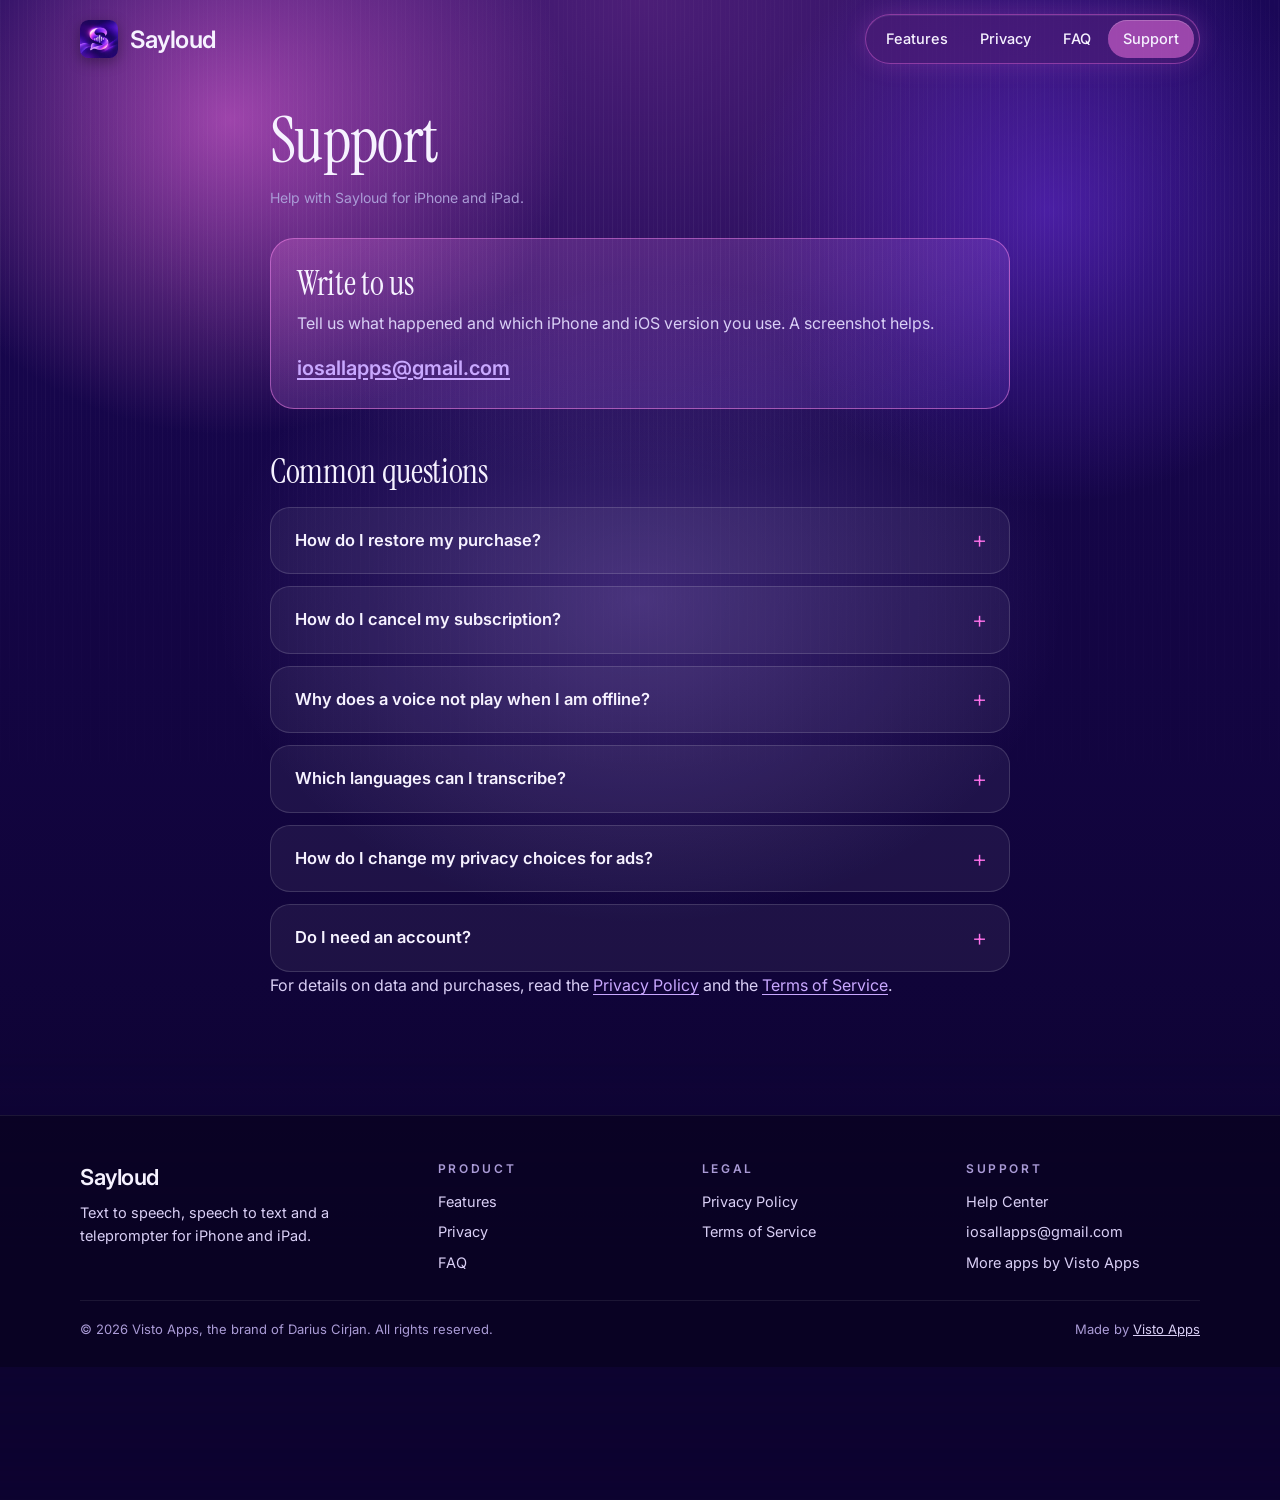
<file: support.html>
<!doctype html>
<html lang="en">
<head>
<meta charset="utf-8">
<meta name="viewport" content="width=device-width, initial-scale=1">
<title>Support | Sayloud</title>
<meta name="description" content="Get help with Sayloud: contact, restoring purchases, cancelling a subscription, voices, transcription and privacy choices.">
<meta name="author" content="Visto Apps">
<meta name="robots" content="index, follow, max-image-preview:large">
<link rel="canonical" href="https://sayloudapp.com/support.html">
<link rel="alternate" hreflang="en" href="https://sayloudapp.com/support.html">
<link rel="alternate" hreflang="x-default" href="https://sayloudapp.com/support.html">
<meta name="theme-color" content="#491e79" data-scrolled="#0d0330">
<meta name="color-scheme" content="dark">
<meta name="apple-mobile-web-app-title" content="Sayloud">
<link rel="icon" type="image/png" sizes="32x32" href="/favicon-32.png">
<link rel="icon" type="image/png" sizes="16x16" href="/favicon-16.png">
<link rel="apple-touch-icon" sizes="180x180" href="/apple-touch-icon.png">
<meta property="og:type" content="website">
<meta property="og:site_name" content="Sayloud">
<meta property="og:title" content="Support | Sayloud">
<meta property="og:description" content="Get help with Sayloud: contact, restoring purchases, cancelling a subscription, voices, transcription and privacy choices.">
<meta property="og:url" content="https://sayloudapp.com/support.html">
<meta property="og:image" content="https://sayloudapp.com/og-image.png">
<meta property="og:image:width" content="1200">
<meta property="og:image:height" content="630">
<meta property="og:image:alt" content="The Sayloud app icon, a glowing S around a sound wave, next to the words Text to Speech, Speech to Text and Prompter.">
<meta property="og:locale" content="en_US">
<meta name="twitter:card" content="summary_large_image">
<meta name="twitter:title" content="Support | Sayloud">
<meta name="twitter:description" content="Get help with Sayloud: contact, restoring purchases, cancelling a subscription, voices, transcription and privacy choices.">
<meta name="twitter:image" content="https://sayloudapp.com/og-image.png">
<link rel="preload" href="/assets/fonts/instrument-serif.woff2" as="font" type="font/woff2" crossorigin>
<link rel="preload" href="/assets/fonts/inter.woff2" as="font" type="font/woff2" crossorigin>
<link rel="stylesheet" href="/styles.css?v=20261116s">
<script type="application/ld+json">
{
 "@context": "https://schema.org",
 "@type": "BreadcrumbList",
 "itemListElement": [
  {
   "@type": "ListItem",
   "position": 1,
   "name": "Sayloud",
   "item": "https://sayloudapp.com/"
  },
  {
   "@type": "ListItem",
   "position": 2,
   "name": "Support",
   "item": "https://sayloudapp.com/support.html"
  }
 ]
}
</script>
<script type="application/ld+json">
{
 "@context": "https://schema.org",
 "@type": "FAQPage",
 "mainEntity": [
  {
   "@type": "Question",
   "name": "How do I restore my purchase?",
   "acceptedAnswer": {
    "@type": "Answer",
    "text": "Open Sayloud, go to Settings and tap Restore purchases. Use the same Apple Account you bought with. This works for subscriptions and for the lifetime purchase."
   }
  },
  {
   "@type": "Question",
   "name": "How do I cancel my subscription?",
   "acceptedAnswer": {
    "@type": "Answer",
    "text": "Subscriptions are managed by Apple. Open the iOS Settings app, tap your name, then Subscriptions, and choose Sayloud. Cancel at least 24 hours before the renewal date. Deleting the app does not cancel a subscription."
   }
  },
  {
   "@type": "Question",
   "name": "Why does a voice not play when I am offline?",
   "acceptedAnswer": {
    "@type": "Answer",
    "text": "Cloud voices are made on a server, so they need an internet connection. Built-in voices run on your iPhone and work offline. Pick a built-in voice to keep listening without a connection."
   }
  },
  {
   "@type": "Question",
   "name": "Which languages can I transcribe?",
   "acceptedAnswer": {
    "@type": "Answer",
    "text": "Sayloud uses Apple's on-device speech recognition, so it can transcribe the languages that your iPhone supports for on-device recognition. Your audio is not sent to a server."
   }
  },
  {
   "@type": "Question",
   "name": "How do I change my privacy choices for ads?",
   "acceptedAnswer": {
    "@type": "Answer",
    "text": "Where your region requires it, open Sayloud's Settings and tap Privacy choices to see Google's consent form again. To change whether apps can ask to track you, open the iOS Settings app, then Privacy & Security, Tracking."
   }
  },
  {
   "@type": "Question",
   "name": "Do I need an account?",
   "acceptedAnswer": {
    "@type": "Answer",
    "text": "No. Sayloud has no account and no sign up. Your documents stay on your iPhone."
   }
  }
 ]
}
</script>
</head>
<body>
<a href="#main" class="skip-link">Skip to main content</a>
<div class="animated-bg" aria-hidden="true"></div>
<header>
  <div class="container">
    <a href="/" class="logo" aria-label="Sayloud home"><img src="/img/icon.webp" alt="" width="38" height="38">Sayloud</a>
    <button class="mobile-menu-btn" type="button" aria-label="Toggle menu" aria-expanded="false" aria-controls="site-nav">
      <svg width="24" height="24" viewBox="0 0 24 24" fill="none" stroke="currentColor" stroke-width="2" stroke-linecap="round" stroke-linejoin="round" aria-hidden="true"><line x1="3" y1="6" x2="21" y2="6"></line><line x1="3" y1="12" x2="21" y2="12"></line><line x1="3" y1="18" x2="21" y2="18"></line></svg>
    </button>
    <nav aria-label="Main">
      <ul class="nav-links" id="site-nav">
        <li><a href="/#features">Features</a></li>
        <li><a href="/#privacy">Privacy</a></li>
        <li><a href="/#faq">FAQ</a></li>
        <li><a href="/support.html" aria-current="page">Support</a></li>
      </ul>
    </nav>
  </div>
</header>

<main id="main" class="legal-page">
  <h1>Support</h1>
  <p class="last-updated">Help with Sayloud for iPhone and iPad.</p>

  <section class="contact-card" aria-labelledby="contact-title">
    <h2 id="contact-title">Write to us</h2>
    <p>Tell us what happened and which iPhone and iOS version you use. A screenshot helps.</p>
    <a href="mailto:iosallapps@gmail.com">iosallapps@gmail.com</a>
  </section>

  <section class="faq" aria-labelledby="help-title">
    <h2 id="help-title">Common questions</h2>
    <div class="faq-list">
        <details class="faq-item">
          <summary>How do I restore my purchase?</summary>
          <p>Open Sayloud, go to Settings and tap Restore purchases. Use the same Apple Account you bought with. This works for subscriptions and for the lifetime purchase.</p>
        </details>
        <details class="faq-item">
          <summary>How do I cancel my subscription?</summary>
          <p>Subscriptions are managed by Apple. Open the iOS Settings app, tap your name, then Subscriptions, and choose Sayloud. Cancel at least 24 hours before the renewal date. Deleting the app does not cancel a subscription.</p>
        </details>
        <details class="faq-item">
          <summary>Why does a voice not play when I am offline?</summary>
          <p>Cloud voices are made on a server, so they need an internet connection. Built-in voices run on your iPhone and work offline. Pick a built-in voice to keep listening without a connection.</p>
        </details>
        <details class="faq-item">
          <summary>Which languages can I transcribe?</summary>
          <p>Sayloud uses Apple's on-device speech recognition, so it can transcribe the languages that your iPhone supports for on-device recognition. Your audio is not sent to a server.</p>
        </details>
        <details class="faq-item">
          <summary>How do I change my privacy choices for ads?</summary>
          <p>Where your region requires it, open Sayloud's Settings and tap Privacy choices to see Google's consent form again. To change whether apps can ask to track you, open the iOS Settings app, then Privacy &amp; Security, Tracking.</p>
        </details>
        <details class="faq-item">
          <summary>Do I need an account?</summary>
          <p>No. Sayloud has no account and no sign up. Your documents stay on your iPhone.</p>
        </details>
    </div>
  </section>

  <p>For details on data and purchases, read the <a href="/privacy.html">Privacy Policy</a> and the <a href="/terms.html">Terms of Service</a>.</p>
</main>

<footer>
  <div class="container">
    <div class="footer-content">
      <div class="footer-section">
        <h3>Sayloud</h3>
        <p>Text to speech, speech to text and a teleprompter for iPhone and iPad.</p>
      </div>
      <div class="footer-section">
        <h4>Product</h4>
        <ul>
          <li><a href="/#features">Features</a></li>
          <li><a href="/#privacy">Privacy</a></li>
          <li><a href="/#faq">FAQ</a></li>
        </ul>
      </div>
      <div class="footer-section">
        <h4>Legal</h4>
        <ul>
          <li><a href="/privacy.html">Privacy Policy</a></li>
          <li><a href="/terms.html">Terms of Service</a></li>
        </ul>
      </div>
      <div class="footer-section">
        <h4>Support</h4>
        <ul>
          <li><a href="/support.html">Help Center</a></li>
          <li><a href="mailto:iosallapps@gmail.com">iosallapps@gmail.com</a></li>
          <li><a href="https://vistoapps.com/apps.html" rel="noopener">More apps by Visto Apps</a></li>
        </ul>
      </div>
    </div>
    <div class="footer-bottom">
      <p>© 2026 Visto Apps, the brand of Darius Cirjan. All rights reserved.</p>
      <p>Made by <a href="https://vistoapps.com" rel="noopener">Visto Apps</a></p>
    </div>
  </div>
</footer>
<script src="/script.js?v=20261116s" defer></script>
</body>
</html>
</file>
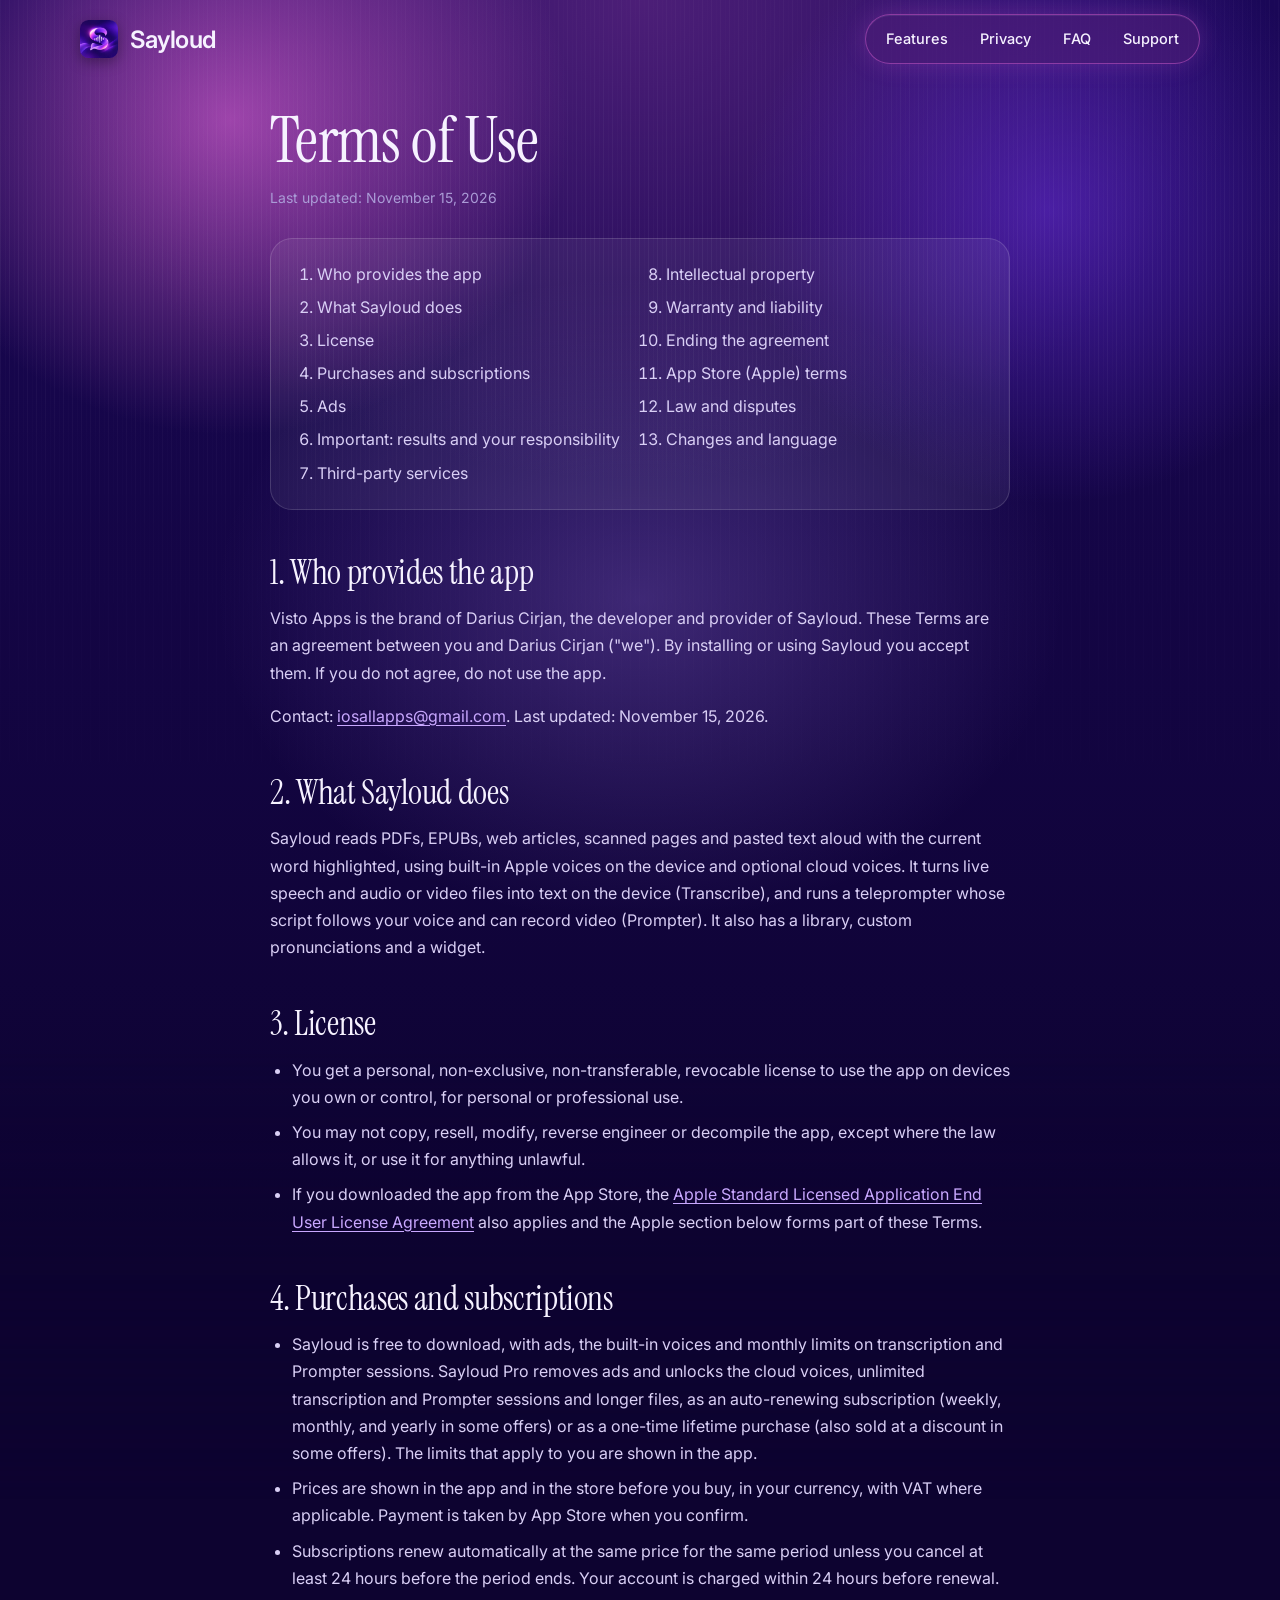
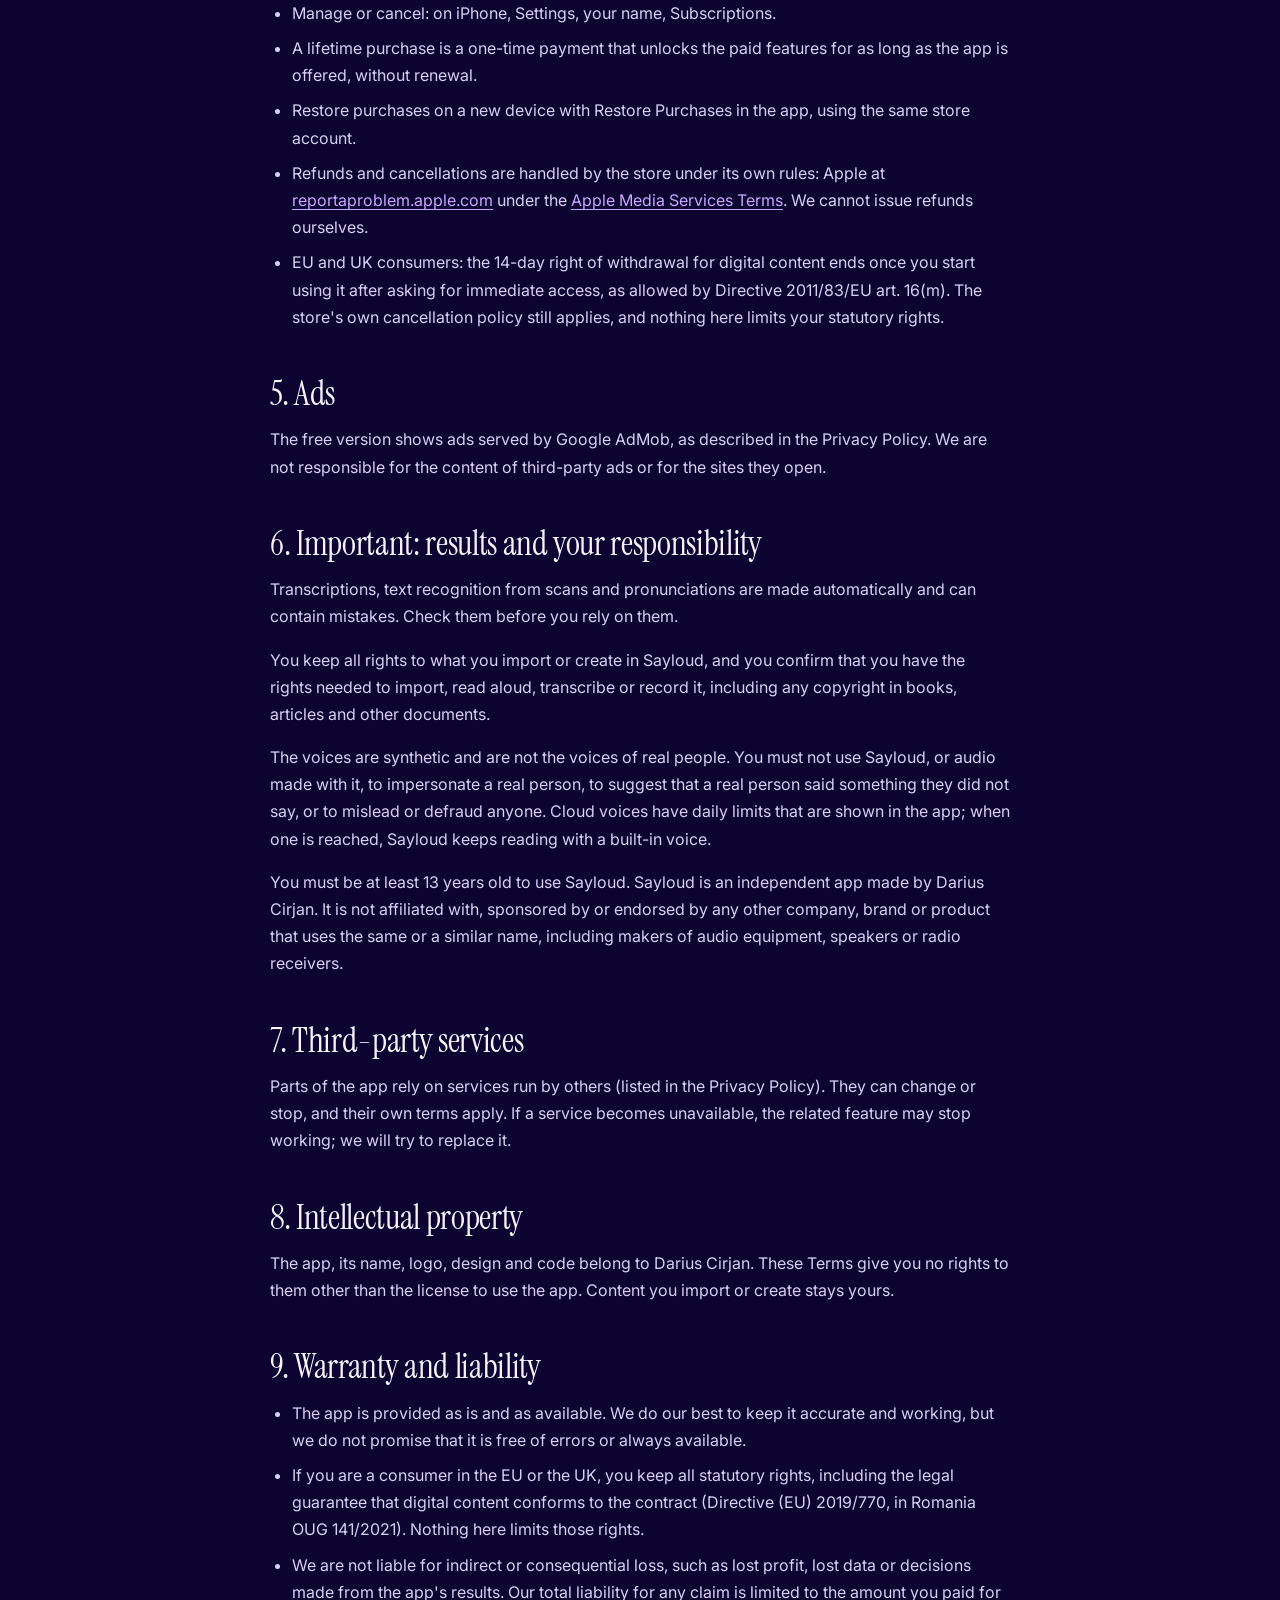
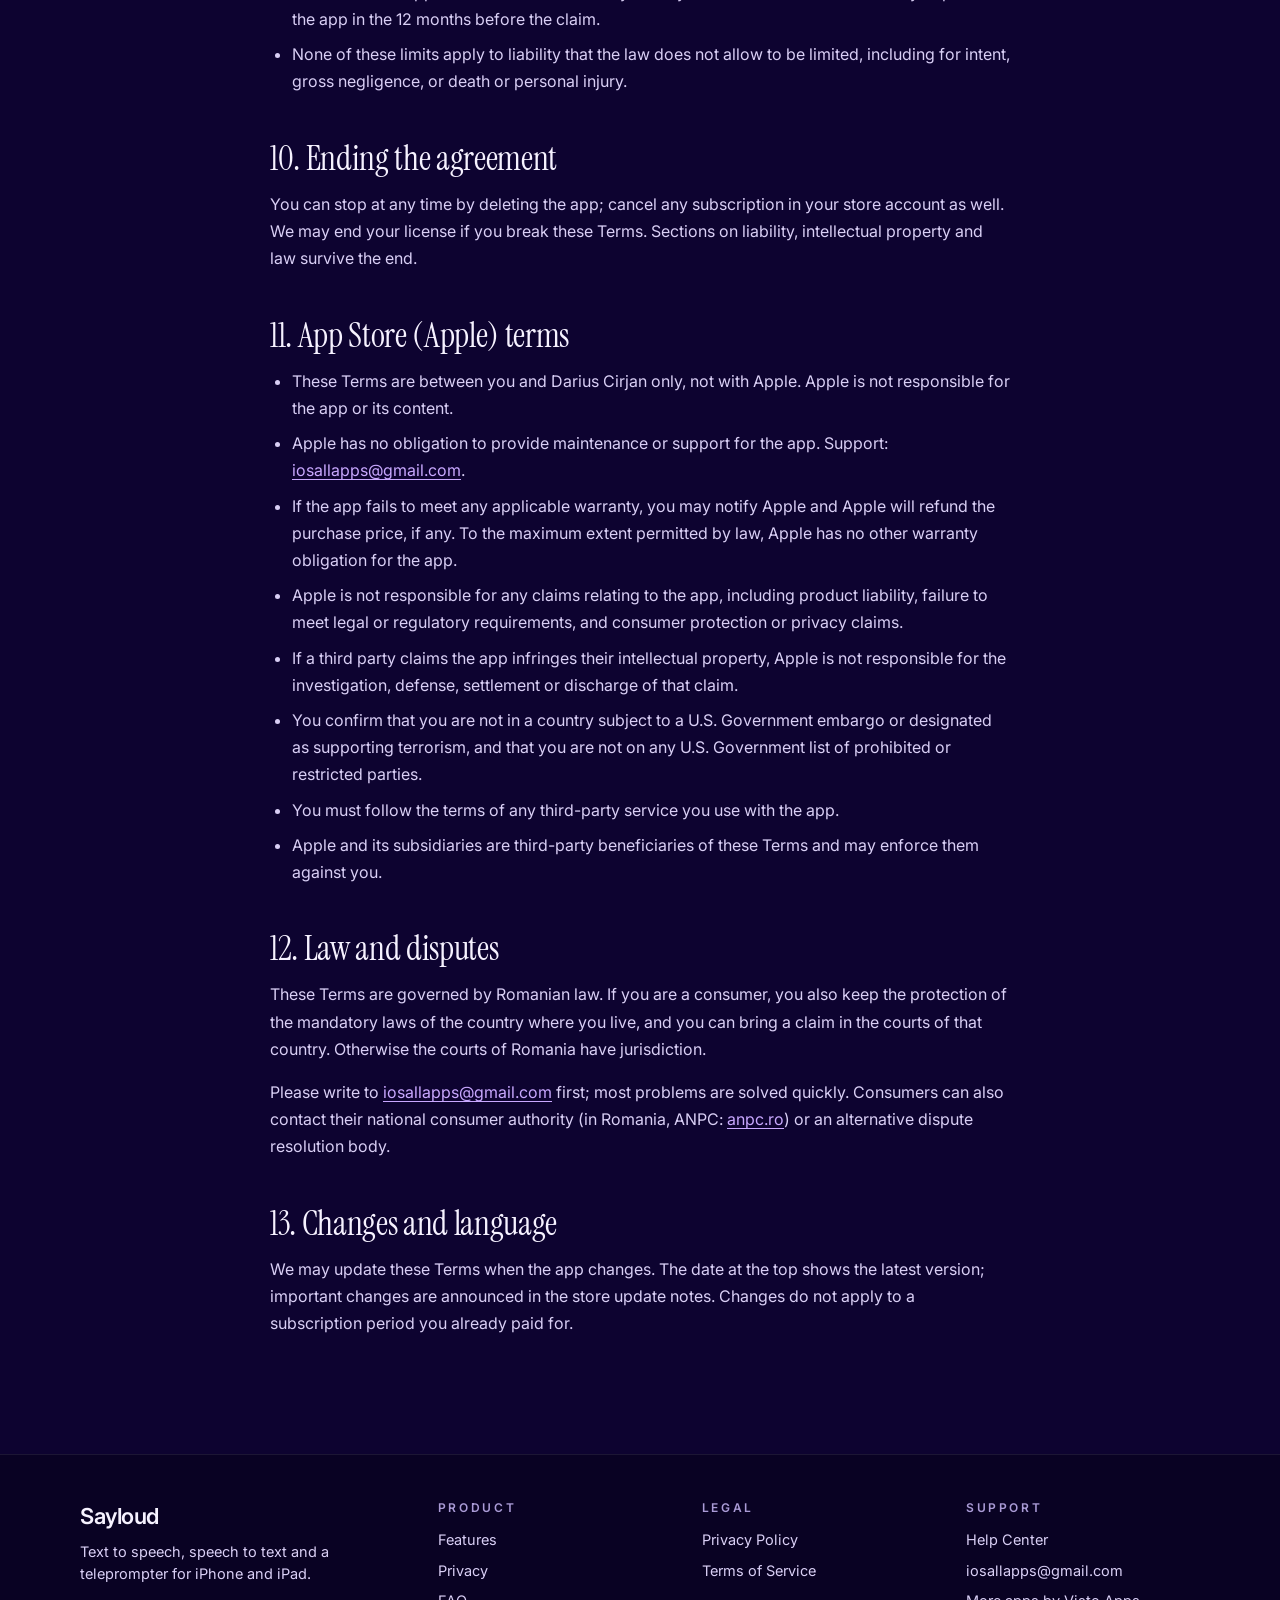
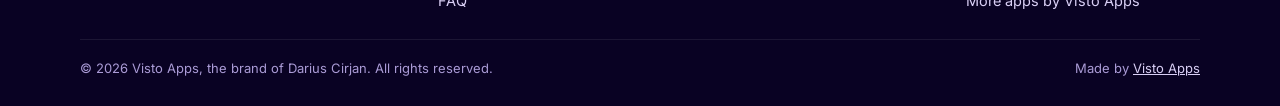
<file: terms.html>
<!doctype html>
<html lang="en">
<head>
<meta charset="utf-8">
<meta name="viewport" content="width=device-width, initial-scale=1">
<title>Terms of Service | Sayloud</title>
<meta name="description" content="The terms for using Sayloud for iPhone and iPad: license, purchases and subscriptions, cloud voices, acceptable use and your rights.">
<meta name="author" content="Visto Apps">
<meta name="robots" content="index, follow, max-image-preview:large">
<link rel="canonical" href="https://sayloudapp.com/terms.html">
<link rel="alternate" hreflang="en" href="https://sayloudapp.com/terms.html">
<link rel="alternate" hreflang="x-default" href="https://sayloudapp.com/terms.html">
<meta name="theme-color" content="#491e79" data-scrolled="#0d0330">
<meta name="color-scheme" content="dark">
<meta name="apple-mobile-web-app-title" content="Sayloud">
<link rel="icon" type="image/png" sizes="32x32" href="/favicon-32.png">
<link rel="icon" type="image/png" sizes="16x16" href="/favicon-16.png">
<link rel="apple-touch-icon" sizes="180x180" href="/apple-touch-icon.png">
<meta property="og:type" content="website">
<meta property="og:site_name" content="Sayloud">
<meta property="og:title" content="Terms of Service | Sayloud">
<meta property="og:description" content="The terms for using Sayloud for iPhone and iPad: license, purchases and subscriptions, cloud voices, acceptable use and your rights.">
<meta property="og:url" content="https://sayloudapp.com/terms.html">
<meta property="og:image" content="https://sayloudapp.com/og-image.png">
<meta property="og:image:width" content="1200">
<meta property="og:image:height" content="630">
<meta property="og:image:alt" content="The Sayloud app icon, a glowing S around a sound wave, next to the words Text to Speech, Speech to Text and Prompter.">
<meta property="og:locale" content="en_US">
<meta name="twitter:card" content="summary_large_image">
<meta name="twitter:title" content="Terms of Service | Sayloud">
<meta name="twitter:description" content="The terms for using Sayloud for iPhone and iPad: license, purchases and subscriptions, cloud voices, acceptable use and your rights.">
<meta name="twitter:image" content="https://sayloudapp.com/og-image.png">
<link rel="preload" href="/assets/fonts/instrument-serif.woff2" as="font" type="font/woff2" crossorigin>
<link rel="preload" href="/assets/fonts/inter.woff2" as="font" type="font/woff2" crossorigin>
<link rel="stylesheet" href="/styles.css?v=20261116s">
<script type="application/ld+json">
{
 "@context": "https://schema.org",
 "@type": "BreadcrumbList",
 "itemListElement": [
  {
   "@type": "ListItem",
   "position": 1,
   "name": "Sayloud",
   "item": "https://sayloudapp.com/"
  },
  {
   "@type": "ListItem",
   "position": 2,
   "name": "Terms of Service",
   "item": "https://sayloudapp.com/terms.html"
  }
 ]
}
</script>
</head>
<body>
<a href="#main" class="skip-link">Skip to main content</a>
<div class="animated-bg" aria-hidden="true"></div>
<header>
  <div class="container">
    <a href="/" class="logo" aria-label="Sayloud home"><img src="/img/icon.webp" alt="" width="38" height="38">Sayloud</a>
    <button class="mobile-menu-btn" type="button" aria-label="Toggle menu" aria-expanded="false" aria-controls="site-nav">
      <svg width="24" height="24" viewBox="0 0 24 24" fill="none" stroke="currentColor" stroke-width="2" stroke-linecap="round" stroke-linejoin="round" aria-hidden="true"><line x1="3" y1="6" x2="21" y2="6"></line><line x1="3" y1="12" x2="21" y2="12"></line><line x1="3" y1="18" x2="21" y2="18"></line></svg>
    </button>
    <nav aria-label="Main">
      <ul class="nav-links" id="site-nav">
        <li><a href="/#features">Features</a></li>
        <li><a href="/#privacy">Privacy</a></li>
        <li><a href="/#faq">FAQ</a></li>
        <li><a href="/support.html">Support</a></li>
      </ul>
    </nav>
  </div>
</header>

<main id="main" class="legal-page">
<!--legal:start-->
<h1>Terms of Use</h1>
<p class="last-updated">Last updated: November 15, 2026</p>
<nav class="legal-toc" aria-label="Contents"><ol>
<li><a href="#provider">Who provides the app</a></li>
<li><a href="#service">What Sayloud does</a></li>
<li><a href="#license">License</a></li>
<li><a href="#purchases">Purchases and subscriptions</a></li>
<li><a href="#ads">Ads</a></li>
<li><a href="#accuracy">Important: results and your responsibility</a></li>
<li><a href="#third">Third-party services</a></li>
<li><a href="#ip">Intellectual property</a></li>
<li><a href="#warranty">Warranty and liability</a></li>
<li><a href="#end">Ending the agreement</a></li>
<li><a href="#apple">App Store (Apple) terms</a></li>
<li><a href="#law">Law and disputes</a></li>
<li><a href="#changes">Changes and language</a></li>
</ol></nav>
<section id="provider" class="legal-section"><h2>1. Who provides the app</h2><p>Visto Apps is the brand of Darius Cirjan, the developer and provider of Sayloud. These Terms are an agreement between you and Darius Cirjan ("we"). By installing or using Sayloud you accept them. If you do not agree, do not use the app.</p><p>Contact: <a href="mailto:iosallapps@gmail.com">iosallapps@gmail.com</a>. Last updated: November 15, 2026.</p></section>
<section id="service" class="legal-section"><h2>2. What Sayloud does</h2><p>Sayloud reads PDFs, EPUBs, web articles, scanned pages and pasted text aloud with the current word highlighted, using built-in Apple voices on the device and optional cloud voices. It turns live speech and audio or video files into text on the device (Transcribe), and runs a teleprompter whose script follows your voice and can record video (Prompter). It also has a library, custom pronunciations and a widget.</p></section>
<section id="license" class="legal-section"><h2>3. License</h2><ul><li>You get a personal, non-exclusive, non-transferable, revocable license to use the app on devices you own or control, for personal or professional use.</li><li>You may not copy, resell, modify, reverse engineer or decompile the app, except where the law allows it, or use it for anything unlawful.</li><li>If you downloaded the app from the App Store, the <a href="https://www.apple.com/legal/internet-services/itunes/dev/stdeula/" rel="noopener">Apple Standard Licensed Application End User License Agreement</a> also applies and the Apple section below forms part of these Terms.</li></ul></section>
<section id="purchases" class="legal-section"><h2>4. Purchases and subscriptions</h2><ul><li>Sayloud is free to download, with ads, the built-in voices and monthly limits on transcription and Prompter sessions. Sayloud Pro removes ads and unlocks the cloud voices, unlimited transcription and Prompter sessions and longer files, as an auto-renewing subscription (weekly, monthly, and yearly in some offers) or as a one-time lifetime purchase (also sold at a discount in some offers). The limits that apply to you are shown in the app.</li><li>Prices are shown in the app and in the store before you buy, in your currency, with VAT where applicable. Payment is taken by App Store when you confirm.</li><li>Subscriptions renew automatically at the same price for the same period unless you cancel at least 24 hours before the period ends. Your account is charged within 24 hours before renewal.</li><li>Manage or cancel: on iPhone, Settings, your name, Subscriptions.</li><li>A lifetime purchase is a one-time payment that unlocks the paid features for as long as the app is offered, without renewal.</li><li>Restore purchases on a new device with Restore Purchases in the app, using the same store account.</li><li>Refunds and cancellations are handled by the store under its own rules: Apple at <a href="https://reportaproblem.apple.com" rel="noopener">reportaproblem.apple.com</a> under the <a href="https://www.apple.com/legal/internet-services/itunes/" rel="noopener">Apple Media Services Terms</a>. We cannot issue refunds ourselves.</li><li>EU and UK consumers: the 14-day right of withdrawal for digital content ends once you start using it after asking for immediate access, as allowed by Directive 2011/83/EU art. 16(m). The store's own cancellation policy still applies, and nothing here limits your statutory rights.</li></ul></section>
<section id="ads" class="legal-section"><h2>5. Ads</h2><p>The free version shows ads served by Google AdMob, as described in the Privacy Policy. We are not responsible for the content of third-party ads or for the sites they open.</p></section>
<section id="accuracy" class="legal-section"><h2>6. Important: results and your responsibility</h2><p>Transcriptions, text recognition from scans and pronunciations are made automatically and can contain mistakes. Check them before you rely on them.</p><p>You keep all rights to what you import or create in Sayloud, and you confirm that you have the rights needed to import, read aloud, transcribe or record it, including any copyright in books, articles and other documents.</p><p>The voices are synthetic and are not the voices of real people. You must not use Sayloud, or audio made with it, to impersonate a real person, to suggest that a real person said something they did not say, or to mislead or defraud anyone. Cloud voices have daily limits that are shown in the app; when one is reached, Sayloud keeps reading with a built-in voice.</p><p>You must be at least 13 years old to use Sayloud. Sayloud is an independent app made by Darius Cirjan. It is not affiliated with, sponsored by or endorsed by any other company, brand or product that uses the same or a similar name, including makers of audio equipment, speakers or radio receivers.</p></section>
<section id="third" class="legal-section"><h2>7. Third-party services</h2><p>Parts of the app rely on services run by others (listed in the Privacy Policy). They can change or stop, and their own terms apply. If a service becomes unavailable, the related feature may stop working; we will try to replace it.</p></section>
<section id="ip" class="legal-section"><h2>8. Intellectual property</h2><p>The app, its name, logo, design and code belong to Darius Cirjan. These Terms give you no rights to them other than the license to use the app. Content you import or create stays yours.</p></section>
<section id="warranty" class="legal-section"><h2>9. Warranty and liability</h2><ul><li>The app is provided as is and as available. We do our best to keep it accurate and working, but we do not promise that it is free of errors or always available.</li><li>If you are a consumer in the EU or the UK, you keep all statutory rights, including the legal guarantee that digital content conforms to the contract (Directive (EU) 2019/770, in Romania OUG 141/2021). Nothing here limits those rights.</li><li>We are not liable for indirect or consequential loss, such as lost profit, lost data or decisions made from the app's results. Our total liability for any claim is limited to the amount you paid for the app in the 12 months before the claim.</li><li>None of these limits apply to liability that the law does not allow to be limited, including for intent, gross negligence, or death or personal injury.</li></ul></section>
<section id="end" class="legal-section"><h2>10. Ending the agreement</h2><p>You can stop at any time by deleting the app; cancel any subscription in your store account as well. We may end your license if you break these Terms. Sections on liability, intellectual property and law survive the end.</p></section>
<section id="apple" class="legal-section"><h2>11. App Store (Apple) terms</h2><ul><li>These Terms are between you and Darius Cirjan only, not with Apple. Apple is not responsible for the app or its content.</li><li>Apple has no obligation to provide maintenance or support for the app. Support: <a href="mailto:iosallapps@gmail.com">iosallapps@gmail.com</a>.</li><li>If the app fails to meet any applicable warranty, you may notify Apple and Apple will refund the purchase price, if any. To the maximum extent permitted by law, Apple has no other warranty obligation for the app.</li><li>Apple is not responsible for any claims relating to the app, including product liability, failure to meet legal or regulatory requirements, and consumer protection or privacy claims.</li><li>If a third party claims the app infringes their intellectual property, Apple is not responsible for the investigation, defense, settlement or discharge of that claim.</li><li>You confirm that you are not in a country subject to a U.S. Government embargo or designated as supporting terrorism, and that you are not on any U.S. Government list of prohibited or restricted parties.</li><li>You must follow the terms of any third-party service you use with the app.</li><li>Apple and its subsidiaries are third-party beneficiaries of these Terms and may enforce them against you.</li></ul></section>
<section id="law" class="legal-section"><h2>12. Law and disputes</h2><p>These Terms are governed by Romanian law. If you are a consumer, you also keep the protection of the mandatory laws of the country where you live, and you can bring a claim in the courts of that country. Otherwise the courts of Romania have jurisdiction.</p><p>Please write to <a href="mailto:iosallapps@gmail.com">iosallapps@gmail.com</a> first; most problems are solved quickly. Consumers can also contact their national consumer authority (in Romania, ANPC: <a href="https://anpc.ro" rel="noopener">anpc.ro</a>) or an alternative dispute resolution body.</p></section>
<section id="changes" class="legal-section"><h2>13. Changes and language</h2><p>We may update these Terms when the app changes. The date at the top shows the latest version; important changes are announced in the store update notes. Changes do not apply to a subscription period you already paid for.</p></section>
<!--legal:end-->
</main>

<footer>
  <div class="container">
    <div class="footer-content">
      <div class="footer-section">
        <h3>Sayloud</h3>
        <p>Text to speech, speech to text and a teleprompter for iPhone and iPad.</p>
      </div>
      <div class="footer-section">
        <h4>Product</h4>
        <ul>
          <li><a href="/#features">Features</a></li>
          <li><a href="/#privacy">Privacy</a></li>
          <li><a href="/#faq">FAQ</a></li>
        </ul>
      </div>
      <div class="footer-section">
        <h4>Legal</h4>
        <ul>
          <li><a href="/privacy.html">Privacy Policy</a></li>
          <li><a href="/terms.html">Terms of Service</a></li>
        </ul>
      </div>
      <div class="footer-section">
        <h4>Support</h4>
        <ul>
          <li><a href="/support.html">Help Center</a></li>
          <li><a href="mailto:iosallapps@gmail.com">iosallapps@gmail.com</a></li>
          <li><a href="https://vistoapps.com/apps.html" rel="noopener">More apps by Visto Apps</a></li>
        </ul>
      </div>
    </div>
    <div class="footer-bottom">
      <p>© 2026 Visto Apps, the brand of Darius Cirjan. All rights reserved.</p>
      <p>Made by <a href="https://vistoapps.com" rel="noopener">Visto Apps</a></p>
    </div>
  </div>
</footer>
<script src="/script.js?v=20261116s" defer></script>
</body>
</html>
</file>
<file: styles.css>
/* Sayloud. Visto Apps style: dark aurora in the app's colors, glass surfaces,
   Instrument Serif headlines, Inter text. Shared kit: ~/Developer/visto-apps. */

@font-face { font-family: "Instrument Serif"; src: url("assets/fonts/instrument-serif.woff2") format("woff2"); font-weight: 400; font-style: normal; font-display: swap; }
@font-face { font-family: "Instrument Serif"; src: url("assets/fonts/instrument-serif-italic.woff2") format("woff2"); font-weight: 400; font-style: italic; font-display: swap; }
@font-face { font-family: "Instrument Serif Fallback"; src: local("Times New Roman"), local("TimesNewRomanPSMT"), local("Times"), local("Liberation Serif"), local("Tinos"); font-style: normal; size-adjust: 83.4%; }
@font-face { font-family: "Instrument Serif Fallback"; src: local("Times New Roman Italic"), local("TimesNewRomanPS-ItalicMT"), local("Times-Italic"), local("Liberation Serif Italic"), local("Tinos Italic"); font-style: italic; size-adjust: 88.1%; }
@font-face { font-family: "Inter"; src: url("assets/fonts/inter.woff2") format("woff2"); font-weight: 100 900; font-style: normal; font-display: swap; }

:root {
  color-scheme: dark;
  /* app palette: the only block that changes between app sites. Sampled from the Sayloud icon and the app's violet. */
  --c1: #fe71ea;          /* primary, icon glow magenta */
  --c2: #b78bff;          /* secondary, lilac */
  --c3: #6a2ee0;          /* depth, violet */
  --accent-a: #fdbcf8;    /* italic headline gradient */
  --accent-b: #c9a8ff;
  --on-c1: #2a0845;       /* text on the primary button */
  /* shared */
  --bg: #0d0330;
  --bg-2: #1a0757;
  --bg-solid: 13, 3, 48;
  --text: #f6f2ff;
  --text-2: #d9cff5;
  --text-3: #aa9bd6;
  --glass: rgba(255, 255, 255, 0.06);
  --glass-strong: rgba(255, 255, 255, 0.10);
  --glass-line: rgba(255, 255, 255, 0.14);
  --glass-line-2: rgba(255, 255, 255, 0.26);
  --divider: rgba(255, 255, 255, 0.14);
  --serif: "Instrument Serif", "Instrument Serif Fallback", Georgia, serif;
  --sans: "Inter", -apple-system, BlinkMacSystemFont, "Segoe UI", Roboto, sans-serif;
  --radius: 28px;
  --radius-sm: 20px;
  --max: 1120px;
  --gutter: 40px;
  --ease: cubic-bezier(.2, .7, .2, 1);
  --rec: #ff5a7a;
}

*, *::before, *::after { box-sizing: border-box; }
html { -webkit-text-size-adjust: 100%; text-size-adjust: 100%; overflow-x: clip; scroll-behavior: smooth; }
body {
  margin: 0; min-height: 100vh; position: relative;
  background: var(--bg); color: var(--text);
  font-family: var(--sans); font-size: 16px; line-height: 1.55;
  -webkit-font-smoothing: antialiased; overflow-x: clip;
}
img { display: block; max-width: 100%; height: auto; }
a { color: inherit; }
button { font: inherit; color: inherit; }
h1, h2, h3, h4, p, figure { margin: 0; }
:focus-visible { outline: 2px solid var(--c2); outline-offset: 3px; border-radius: 10px; }
summary:focus-visible { outline-offset: -2px; }
.skip-link { position: absolute; left: 16px; top: -60px; z-index: 100; padding: 10px 16px; border-radius: 12px; background: var(--c1); color: var(--on-c1); font-weight: 600; text-decoration: none; }
.skip-link:focus { top: 12px; }

/* ---------- aurora background ---------- */
.animated-bg {
  position: absolute; left: 0; right: 0; top: 0; height: 1500px; z-index: -1; pointer-events: none; overflow: hidden;
  background:
    radial-gradient(38% 30% at 18% 8%, color-mix(in srgb, var(--c1) 55%, transparent), transparent 70%),
    radial-gradient(34% 28% at 82% 14%, color-mix(in srgb, var(--c3) 55%, transparent), transparent 70%),
    radial-gradient(46% 30% at 50% 40%, color-mix(in srgb, var(--c2) 26%, transparent), transparent 72%),
    radial-gradient(60% 40% at 50% 0%, color-mix(in srgb, var(--c1) 22%, var(--bg-2)), transparent 80%),
    linear-gradient(180deg, var(--bg-2), var(--bg) 85%);
  -webkit-mask-image: linear-gradient(180deg, #000 70%, transparent);
          mask-image: linear-gradient(180deg, #000 70%, transparent);
}
.animated-bg::after {
  content: ""; position: absolute; inset: 0 0 auto; height: 900px;
  background: repeating-linear-gradient(90deg, rgba(255,255,255,.05) 0 1px, transparent 1px 5px, rgba(255,255,255,.025) 5px 6px, transparent 6px 9px);
  -webkit-mask-image: linear-gradient(180deg, rgba(0,0,0,.5), #000 30%, rgba(0,0,0,.3) 60%, transparent);
          mask-image: linear-gradient(180deg, rgba(0,0,0,.5), #000 30%, rgba(0,0,0,.3) 60%, transparent);
}

/* ---------- layout ---------- */
.container { width: 100%; max-width: calc(var(--max) + var(--gutter) * 2); margin: 0 auto; padding-left: var(--gutter); padding-right: var(--gutter); }
main { position: relative; display: block; }
section { position: relative; }

/* ---------- header ---------- */
header { position: sticky; top: 0; z-index: 50; padding: 14px 0; transition: background .3s var(--ease); }
header.is-scrolled, header:has(.nav-links.active) { background: rgba(var(--bg-solid), .78); -webkit-backdrop-filter: blur(18px); backdrop-filter: blur(18px); }
header .container { display: flex; align-items: center; gap: 20px; }
.logo { display: inline-flex; align-items: center; gap: 12px; font-weight: 600; font-size: 24px; letter-spacing: -.02em; text-decoration: none; margin-right: auto; }
.logo img { width: 38px; height: 38px; border-radius: 22.5%; box-shadow: 0 4px 14px rgba(0,0,0,.35); }
header nav { display: block; }
.nav-links {
  display: flex; align-items: center; gap: 2px; margin: 0; padding: 5px; list-style: none; border-radius: 999px;
  background: color-mix(in srgb, var(--c1) 12%, rgba(34, 10, 92, .6)); border: 1px solid color-mix(in srgb, var(--c1) 38%, transparent);
  box-shadow: inset 0 1px 0 rgba(255,255,255,.08), 0 0 24px color-mix(in srgb, var(--c1) 18%, transparent);
}
.nav-links a { display: block; padding: 8px 15px; border-radius: 999px; font-size: 14.5px; font-weight: 500; text-decoration: none; white-space: nowrap; transition: background .2s; }
.nav-links a:hover { background: rgba(255,255,255,.08); }
.nav-links a[aria-current="page"] { background: color-mix(in srgb, var(--c1) 45%, rgba(255,255,255,.06)); box-shadow: inset 0 1px 0 rgba(255,255,255,.2); }
.mobile-menu-btn { display: none; width: 46px; height: 46px; place-items: center; border-radius: 14px; cursor: pointer; background: rgba(255,255,255,.08); border: 1px solid var(--glass-line); color: var(--text); }

/* ---------- type ---------- */
h1, h2 { font-family: var(--serif); font-weight: 400; letter-spacing: -.01em; text-wrap: balance; }
h1 em, h2 em, .accent {
  font-style: italic; padding-right: .06em;
  background: linear-gradient(95deg, var(--accent-a), var(--accent-b) 60%, color-mix(in srgb, var(--accent-b) 60%, white));
  -webkit-background-clip: text; background-clip: text; color: transparent;
}
section > .container > h2 { font-size: clamp(34px, 4.2vw, 52px); line-height: 1.04; margin-bottom: 18px; }
/* ---------- buttons ---------- */
.cta-buttons { display: flex; flex-wrap: wrap; gap: 14px; }
.btn-glow, .btn-store, .btn-outline {
  display: inline-flex; align-items: center; justify-content: center; gap: 12px; padding: 14px 26px; border-radius: 999px;
  font-weight: 600; font-size: 16.5px; text-decoration: none; transition: transform .2s var(--ease), box-shadow .2s, background .2s;
}
.btn-store, .btn-outline { background: rgba(255,255,255,.07); border: 1px solid var(--glass-line-2); color: var(--text); }
.btn-store:hover, .btn-outline:hover { background: rgba(255,255,255,.12); transform: translateY(-1px); }
.trust-line { margin-top: 18px; font-size: 14.5px; color: var(--text-3); }

/* ---------- hero ---------- */
.hero { padding: 40px 0 60px; }
.hero .container { display: grid; grid-template-columns: minmax(0, 1.25fr) minmax(0, .75fr); gap: 40px; align-items: center; }
.hero-pill {
  display: inline-block; margin-bottom: 22px; padding: 8px 16px; border-radius: 999px; font-size: 13.5px; font-weight: 500; letter-spacing: .02em;
  background: color-mix(in srgb, var(--c1) 16%, rgba(255,255,255,.04)); border: 1px solid color-mix(in srgb, var(--c1) 45%, transparent);
}
.hero-content h1 { font-size: clamp(42px, 5.2vw, 70px); line-height: 1.12; }
.hero-content .tagline { margin: 22px 0 30px; max-width: 600px; font-size: 18px; line-height: 1.5; color: var(--text-2); }


.hero-content h1 .line { display: block; }
.hero-content h1 .accent { display: block; }
.hero .w { display: inline-block; line-height: 1.1; border-radius: .12em; padding-inline: .04em; margin-inline: -.04em; transition: background-color .12s ease, color .12s ease; }
.hero .w.is-on { background: var(--c1); color: var(--on-c1); -webkit-text-fill-color: var(--on-c1); }
.hero-note { display: flex; align-items: center; gap: 10px; margin: -12px 0 28px; font-size: 15px; color: var(--text-3); }
.hero-note::before { content: ""; flex: none; width: 1.6em; height: .9em; border-radius: .2em; background: var(--c1); }
.hero-art { position: relative; justify-self: center; width: min(250px, 100%); }
.hero-art::before { content: ""; position: absolute; inset: 8% -22% 2%; z-index: -1; border-radius: 50%; background: radial-gradient(closest-side, color-mix(in srgb, var(--c1) 50%, transparent), transparent); filter: blur(10px); }
.hero-art img { width: 100%; height: auto; border-radius: 22.5%; transform: rotate(-4deg); box-shadow: 0 28px 70px rgba(0,0,0,.55), 0 0 0 1px rgba(255,255,255,.14); }
.btn-store.is-soon { cursor: default; }
.btn-store.is-soon:hover { transform: none; background: rgba(255,255,255,.07); }
.btn-store img { width: 34px; height: 34px; border-radius: 22.5%; }
.btn-store small { display: block; font-size: 12px; font-weight: 400; color: var(--text-3); line-height: 1.1; }
.btn-store .btn-text { display: block; line-height: 1.2; text-align: left; }

/* ---------- blocks ---------- */
.block { padding: 64px 0; }
.block > .container > h2 em, .cta-section h2 em { display: inline; }
.intro { max-width: 640px; margin: 0 0 32px; font-size: 18px; color: var(--text-2); }
.cards { display: grid; gap: 18px; margin: 30px 0 0; padding: 0; list-style: none; }
.cards-3 { grid-template-columns: repeat(3, minmax(0, 1fr)); }
.cards-4 { grid-template-columns: repeat(4, minmax(0, 1fr)); }
.card {
  position: relative; padding: 26px 24px 24px; border-radius: 24px;
  background: linear-gradient(160deg, color-mix(in srgb, var(--c1) 12%, rgba(255,255,255,.05)), rgba(255,255,255,.03));
  border: 1px solid var(--glass-line); box-shadow: inset 0 1px 0 rgba(255,255,255,.08);
}
.card h3 { font-size: 19px; font-weight: 600; letter-spacing: -.01em; margin-bottom: 8px; }
.card p { font-size: 15px; color: var(--text-2); line-height: 1.5; }
.card-num { display: grid; place-items: center; width: 40px; height: 34px; margin-bottom: 16px; border-radius: 11px; font-size: 15px; font-weight: 600; background: color-mix(in srgb, var(--c1) 25%, transparent); border: 1px solid color-mix(in srgb, var(--c1) 55%, transparent); }

/* ---------- feature blocks with a stage ---------- */
.features { padding: 40px 0 30px; }
.feature-block {
  display: grid; grid-template-columns: minmax(0, 5fr) minmax(0, 6fr); gap: clamp(24px, 4vw, 52px); align-items: center;
  margin-bottom: 22px; padding: clamp(22px, 3.4vw, 40px); border-radius: var(--radius);
  background: linear-gradient(160deg, color-mix(in srgb, var(--c1) 12%, rgba(255,255,255,.05)), rgba(255,255,255,.03));
  border: 1px solid var(--glass-line); box-shadow: inset 0 1px 0 rgba(255,255,255,.08);
}
.feature-block h2 { font-size: clamp(34px, 4vw, 52px); line-height: 1.04; margin-bottom: 16px; }
.feature-block p { color: var(--text-2); margin-bottom: 14px; max-width: 34rem; }
.feature-block p strong { color: var(--text); }
.sources { display: flex; flex-wrap: wrap; gap: 8px; margin: 18px 0 0; padding: 0; list-style: none; }
.sources li { padding: 5px 14px; border-radius: 999px; font-size: 14.5px; background: rgba(255,255,255,.07); border: 1px solid var(--glass-line); }

.stage {
  position: relative; overflow: hidden; min-width: 0; display: flex; flex-direction: column; justify-content: center; min-height: 290px;
  padding: clamp(20px, 3.4vw, 36px); border-radius: 22px; color: var(--text);
  background: radial-gradient(110% 80% at 0% 110%, color-mix(in srgb, var(--c3) 70%, transparent), transparent 60%), rgba(var(--bg-solid), .62);
  border: 1px solid var(--glass-line);
}
.page-card { padding: 20px 20px 16px; border-radius: 16px; background: rgba(255,255,255,.06); border: 1px solid var(--glass-line); font-size: 16.5px; line-height: 1.7; }
.page-meta { display: flex; justify-content: space-between; gap: 12px; margin-bottom: 10px; font-size: 13.5px; color: var(--text-3); }
.page-card p { margin: 0; }
.page-card .said { color: var(--text-3); }
.page-card mark { padding: 0 3px; border-radius: 4px; background: var(--c1); color: var(--on-c1); }
.player { display: flex; align-items: center; gap: 14px; margin-top: 18px; font-size: 14px; color: var(--text-3); }
.player .play { flex: none; display: grid; place-items: center; width: 42px; height: 42px; border-radius: 50%; background: var(--text); }
.player .play::before { content: ""; width: 12px; height: 14px; background: var(--bg); clip-path: polygon(0 0, 0 100%, 35% 100%, 35% 0, 65% 0, 65% 100%, 100% 100%, 100% 0); }
.player .track { flex: 1; height: 4px; border-radius: 2px; background: linear-gradient(90deg, var(--c1) 0 42%, rgba(255,255,255,.18) 42%); }
.wave { display: flex; align-items: center; gap: 5px; height: 64px; margin-bottom: 20px; }
.wave span { flex: none; width: 6px; border-radius: 3px; height: var(--h); background: linear-gradient(var(--accent-a), var(--c1)); }
.transcript { display: grid; gap: 12px; margin: 0; padding: 0; list-style: none; }
.transcript li { display: grid; grid-template-columns: 3.2rem minmax(0, 1fr); gap: 12px; font-size: 15.5px; }
.transcript time { padding-top: 2px; font-size: 13.5px; font-variant-numeric: tabular-nums; color: var(--text-3); }
.transcript .live::after { content: ""; display: inline-block; width: 2px; height: 1.1em; margin-left: 3px; vertical-align: -.18em; background: var(--c1); }
.on-device { margin: 20px 0 0; font-size: 14px; color: var(--text-2); }
.stage-prompter { padding-inline: 0; padding-top: 60px; }
.script { position: relative; padding-inline: clamp(20px, 3.4vw, 36px); font-family: var(--serif); font-size: clamp(22px, 2.9vw, 31px); line-height: 1.25; -webkit-mask-image: linear-gradient(transparent 0, #000 22%, #000 70%, transparent 100%); mask-image: linear-gradient(transparent 0, #000 22%, #000 70%, transparent 100%); }
.script p { margin: 0 0 .45em; color: var(--text-3); }
.script .now { position: relative; color: var(--text); }
.script .now::before { content: ""; position: absolute; left: calc(-1 * clamp(20px, 3.4vw, 36px)); top: .15em; bottom: .15em; width: 5px; border-radius: 0 3px 3px 0; background: var(--c1); }
.rec { position: absolute; top: 16px; right: 18px; display: inline-flex; align-items: center; gap: 8px; padding: 4px 12px 4px 10px; border-radius: 999px; font-size: 13.5px; background: rgba(0,0,0,.3); }
.rec::before { content: ""; width: 9px; height: 9px; border-radius: 50%; background: var(--rec); }

/* ---------- privacy ledger ---------- */
.ledger { display: grid; grid-template-columns: repeat(2, minmax(0, 1fr)); gap: 18px; }
.ledger section { padding: clamp(22px, 3vw, 32px); border-radius: 24px; border: 1px solid var(--glass-line); }
.ledger .stays { background: linear-gradient(160deg, color-mix(in srgb, var(--c1) 22%, rgba(255,255,255,.04)), color-mix(in srgb, var(--c3) 20%, rgba(255,255,255,.03))); border-color: color-mix(in srgb, var(--c1) 45%, var(--glass-line)); }
.ledger .leaves { background: var(--glass); border-style: dashed; border-color: var(--glass-line-2); }
.ledger h3 { margin-bottom: 16px; font-size: 21px; font-weight: 600; }
.ledger ul { display: grid; gap: 12px; margin: 0; padding: 0; list-style: none; }
.ledger li { position: relative; padding-left: 24px; color: var(--text-2); font-size: 15.5px; }
.ledger li strong { color: var(--text); }
.ledger li::before { content: ""; position: absolute; left: 2px; top: .5em; width: 12px; height: 7px; border-left: 2px solid var(--c1); border-bottom: 2px solid var(--c1); transform: rotate(-45deg); }
.ledger .leaves li::before { left: 2px; top: .55em; width: 9px; height: 9px; border: 2px solid var(--c2); border-radius: 50%; transform: none; }
.more { margin-top: 26px; }
.more a, .fit a, .legal-page a { color: color-mix(in srgb, var(--c2) 75%, white); }

/* ---------- compare + fit ---------- */
.table-scroll { overflow-x: auto; border-radius: 22px; border: 1px solid var(--glass-line); background: rgba(255,255,255,.04); }
.table-scroll:focus-visible { outline-offset: 3px; }
.compare-table { width: 100%; table-layout: fixed; border-collapse: collapse; font-size: 15.5px; }
.compare-table th, .compare-table td { padding: 14px 18px; text-align: left; vertical-align: top; border-bottom: 1px solid rgba(255,255,255,.08); color: var(--text-2); }
.compare-table thead th { font-weight: 600; color: var(--text); }
.compare-table thead th:first-child { width: 30%; }
.compare-table tbody th { font-weight: 600; color: var(--text); }
.compare-table tbody tr:last-child > * { border-bottom: 0; }
.compare-table th:nth-child(2), .compare-table td:nth-child(2) { background: color-mix(in srgb, var(--c1) 14%, transparent); color: var(--text); }
.fit-list { display: grid; gap: 14px; max-width: 46rem; margin: 26px 0 0; padding: 0; list-style: none; }
.fit-list li { position: relative; padding-left: 26px; color: var(--text-2); }
.fit-list li::before { content: ""; position: absolute; left: 4px; top: .6em; width: 8px; height: 8px; border-radius: 50%; background: var(--c1); }
.visually-hidden { position: absolute; width: 1px; height: 1px; padding: 0; margin: -1px; overflow: hidden; clip: rect(0 0 0 0); white-space: nowrap; border: 0; }

/* ---------- support + 404 ---------- */
.contact-card { margin: 10px 0 36px; padding: 26px 26px 24px; border-radius: 24px; background: linear-gradient(160deg, color-mix(in srgb, var(--c1) 20%, rgba(255,255,255,.04)), color-mix(in srgb, var(--c3) 18%, rgba(255,255,255,.03))); border: 1px solid color-mix(in srgb, var(--c1) 40%, var(--glass-line)); }
.legal-page .contact-card h2 { margin: 0 0 8px; }
.contact-card a { font-size: 20px; font-weight: 600; }
.not-found { padding-top: 80px; text-align: center; }
.not-found h1 { margin-bottom: 16px; }
.legal-page .faq-list { margin-top: 16px; }
/* ---------- more responsive ---------- */

/* ---------- FAQ ---------- */
.faq .container { max-width: calc(860px + var(--gutter) * 2); }
.faq-list { display: grid; gap: 12px; margin-top: 28px; }
.faq-item { border-radius: 20px; background: var(--glass); border: 1px solid var(--glass-line); overflow: hidden; }
.faq-item[open] { border-color: color-mix(in srgb, var(--c1) 45%, var(--glass-line)); }
.faq-item summary { position: relative; list-style: none; cursor: pointer; padding: 20px 56px 20px 24px; font-weight: 600; font-size: 16.5px; }
.faq-item summary::-webkit-details-marker { display: none; }
.faq-item summary::after { content: "+"; position: absolute; right: 22px; top: 50%; transform: translateY(-50%); font-size: 24px; font-weight: 300; color: var(--c1); transition: transform .2s; }
.faq-item[open] summary::after { transform: translateY(-50%) rotate(45deg); }
.faq-item summary:hover { background: rgba(255,255,255,.03); }
.faq-item p { padding: 0 24px 22px; color: var(--text-2); }
/* ---------- CTA ---------- */
.cta-section { padding: 30px 0 80px; }
.cta-section .container {
  position: relative; overflow: hidden; text-align: center; padding-top: 50px; padding-bottom: 54px; border-radius: var(--radius);
  max-width: calc(var(--max) - 80px);
  background: linear-gradient(110deg, color-mix(in srgb, var(--c1) 34%, transparent), color-mix(in srgb, var(--c3) 26%, transparent) 55%, color-mix(in srgb, var(--c2) 22%, transparent));
  border: 1.5px solid color-mix(in srgb, var(--c1) 50%, white 15%);
}
.cta-section h2 { font-size: clamp(30px, 3.6vw, 46px); line-height: 1.08; max-width: 760px; margin: 0 auto 14px; }
.cta-section .cta-buttons { justify-content: center; }

/* ---------- legal / about / support pages ---------- */
.legal-page { max-width: 820px; margin: 0 auto; padding: 30px var(--gutter) 80px; }
.legal-page h1 { font-size: clamp(42px, 5.4vw, 64px); line-height: 1.02; margin-bottom: 12px; }
.legal-page .last-updated { color: var(--text-3); font-size: 14px; margin-bottom: 28px; }
.legal-page h2 { font-size: clamp(26px, 2.8vw, 34px); line-height: 1.1; margin: 44px 0 14px; }
.legal-page h3 { font-size: 18px; font-weight: 600; margin: 26px 0 10px; }
.legal-page p, .legal-page ul, .legal-page ol { color: var(--text-2); line-height: 1.7; margin: 0 0 16px; }
.legal-page ul { padding-left: 22px; }
.legal-page li { margin-bottom: 8px; }
.legal-page strong { color: var(--text); }
.legal-page a { color: color-mix(in srgb, var(--c2) 75%, white); text-decoration: underline; text-underline-offset: 3px; overflow-wrap: anywhere; }
.legal-page a:hover { color: var(--text); }
.legal-toc { margin: 0 0 12px; padding: 22px 26px; border-radius: 22px; background: var(--glass); border: 1px solid var(--glass-line); }
.legal-toc ol { columns: 2; column-gap: 32px; padding-left: 20px; margin: 0; }
.legal-toc li { margin: 0 0 6px; break-inside: avoid; }
.legal-toc a { color: var(--text-2); text-decoration: none; }
.legal-toc a:hover { color: var(--text); text-decoration: underline; }
.legal-section { scroll-margin-top: 90px; }
.table-wrap { overflow-x: auto; margin: 16px 0 20px; border-radius: 18px; border: 1px solid var(--glass-line); background: rgba(255,255,255,.04); }
.legal-table { width: 100%; border-collapse: collapse; font-size: 14px; line-height: 1.5; }
.legal-table th, .legal-table td { text-align: left; vertical-align: top; padding: 12px 14px; border-bottom: 1px solid rgba(255,255,255,.08); color: var(--text-2); }
.legal-table thead th { font-size: 11.5px; letter-spacing: .12em; text-transform: uppercase; color: var(--text-3); font-weight: 600; white-space: nowrap; }
.legal-table tbody th { color: var(--text); font-weight: 600; min-width: 140px; }
.legal-table tbody tr:last-child > * { border-bottom: 0; }
.legal-table small { color: var(--text-3); font-weight: 400; }

/* ---------- footer ---------- */
footer { position: relative; margin-top: 20px; background: rgba(8, 2, 28, .6); border-top: 1px solid rgba(255,255,255,.08); }
.footer-content { display: grid; grid-template-columns: 1.4fr repeat(3, 1fr); gap: 30px; padding: 44px 0 26px; }
.footer-section h3 { font-size: 22px; font-weight: 600; letter-spacing: -.02em; margin-bottom: 8px; }
.footer-section h4 { font-size: 12px; font-weight: 600; letter-spacing: .22em; text-transform: uppercase; color: var(--text-3); margin-bottom: 12px; }
.footer-section p { font-size: 14.5px; color: var(--text-2); max-width: 280px; }
.footer-section ul { margin: 0; padding: 0; list-style: none; display: grid; gap: 8px; }
.footer-section li { font-size: 14.5px; }
.footer-section a { text-decoration: none; color: var(--text-2); overflow-wrap: anywhere; }
.footer-section a:hover { color: var(--text); }
.footer-bottom { padding: 18px 0 28px; border-top: 1px solid rgba(255,255,255,.08); font-size: 13px; color: var(--text-3); display: flex; flex-wrap: wrap; gap: 8px 20px; justify-content: space-between; }
.footer-bottom a { color: var(--text-2); }

/* ---------- motion ---------- */
@media (prefers-reduced-motion: reduce) {
  html { scroll-behavior: auto; }
  *, *::before, *::after { transition: none !important; animation: none !important; }
}
@media (forced-colors: active) {
  h1 em, h2 em, .accent { color: CanvasText; background: none; }
}

/* ---------- responsive ---------- */
@media (max-width: 1080px) {
  .nav-links a { padding: 8px 11px; font-size: 14px; }
}
@media (max-width: 900px) {
  :root { --gutter: 24px; }
  .mobile-menu-btn { display: grid; }
  header nav { position: absolute; left: 16px; right: 16px; top: calc(100% + 4px); }
  .nav-links { display: none; flex-direction: column; align-items: stretch; gap: 2px; padding: 10px; border-radius: 22px; background: rgba(22, 6, 66, .97); }
  .nav-links.active { display: flex; }
  .nav-links a { padding: 13px 16px; font-size: 17px; border-radius: 14px; }
  .hero .container { grid-template-columns: 1fr; text-align: left; }

  .hero-art { width: min(200px, 56%); margin-top: 6px; justify-self: start; }
  .feature-block { grid-template-columns: 1fr; }
  .cards-3, .cards-4 { grid-template-columns: repeat(2, minmax(0, 1fr)); }
  .ledger { grid-template-columns: 1fr; }
  .footer-content { grid-template-columns: 1fr 1fr; }
}
@media (max-width: 640px) {
  :root { --gutter: 16px; }
  body { font-size: 15.5px; }
  .logo { font-size: 21px; }
  .logo img { width: 34px; height: 34px; }
  .hero { padding: 18px 0 40px; }
  .hero-content h1 { font-size: clamp(40px, 11.5vw, 52px); }
  .hero-content .tagline { font-size: 16.5px; }
  .cta-section .container { padding: 40px 20px 44px; border-radius: 24px; margin: 0 var(--gutter); width: auto; }
  .legal-page { padding-top: 16px; }
  .legal-toc ol { columns: 1; }
  .legal-table thead { position: absolute; width: 1px; height: 1px; overflow: hidden; clip: rect(0 0 0 0); }
  .legal-table, .legal-table tbody, .legal-table tr, .legal-table th, .legal-table td { display: block; width: 100%; }
  .legal-table tr { padding: 14px 16px; border-bottom: 1px solid rgba(255,255,255,.08); }
  .legal-table tbody tr:last-child { border-bottom: 0; }
  .legal-table th, .legal-table td { border: 0; padding: 3px 0; }
  .legal-table td::before { content: attr(data-label); display: block; font-size: 11px; letter-spacing: .1em; text-transform: uppercase; font-weight: 600; color: var(--text-3); }
  .footer-content { grid-template-columns: 1fr; gap: 24px; }

  .block { padding: 46px 0; }
  .cards-2, .cards-3, .cards-4 { grid-template-columns: 1fr; }
  .feature-block { padding: 22px 18px; }
  .hero-content h1 { font-size: clamp(36px, 10.4vw, 48px); }
  .stage { min-height: 0; padding: 20px 16px; }
  .stage-prompter { padding-inline: 0; }
  .page-card { font-size: 15.5px; padding: 16px 16px 14px; }
  .compare-table th, .compare-table td { padding: 12px 10px; font-size: 14.5px; }
  .btn-store { width: 100%; justify-content: flex-start; }
  .cards, .feature-block, .ledger, .faq-list, .table-scroll { margin-left: -12px; margin-right: -12px; }
  .cards { margin-top: 26px; }
  /* text sits 28 px from the screen edge, like vistoapps.com */
  .hero .container, section > .container, .footer-content, .footer-bottom, .legal-page { padding-left: 28px; padding-right: 28px; }
  footer > .container { padding-left: 0; padding-right: 0; }
}
@media (max-width: 900px), (hover: none) {
  header.is-scrolled, header:has(.nav-links.active) { -webkit-backdrop-filter: none; backdrop-filter: none; background: rgba(var(--bg-solid), .94); }
}

/* overscroll:start  the aurora stretches from its bottom edge while iOS rubber-bands the top (--osy set by the script) */
.animated-bg { transform-origin: 50% 100%; scale: 1 calc(1 + var(--osy, 0) / 1500); }
/* overscroll:end */
</file>
